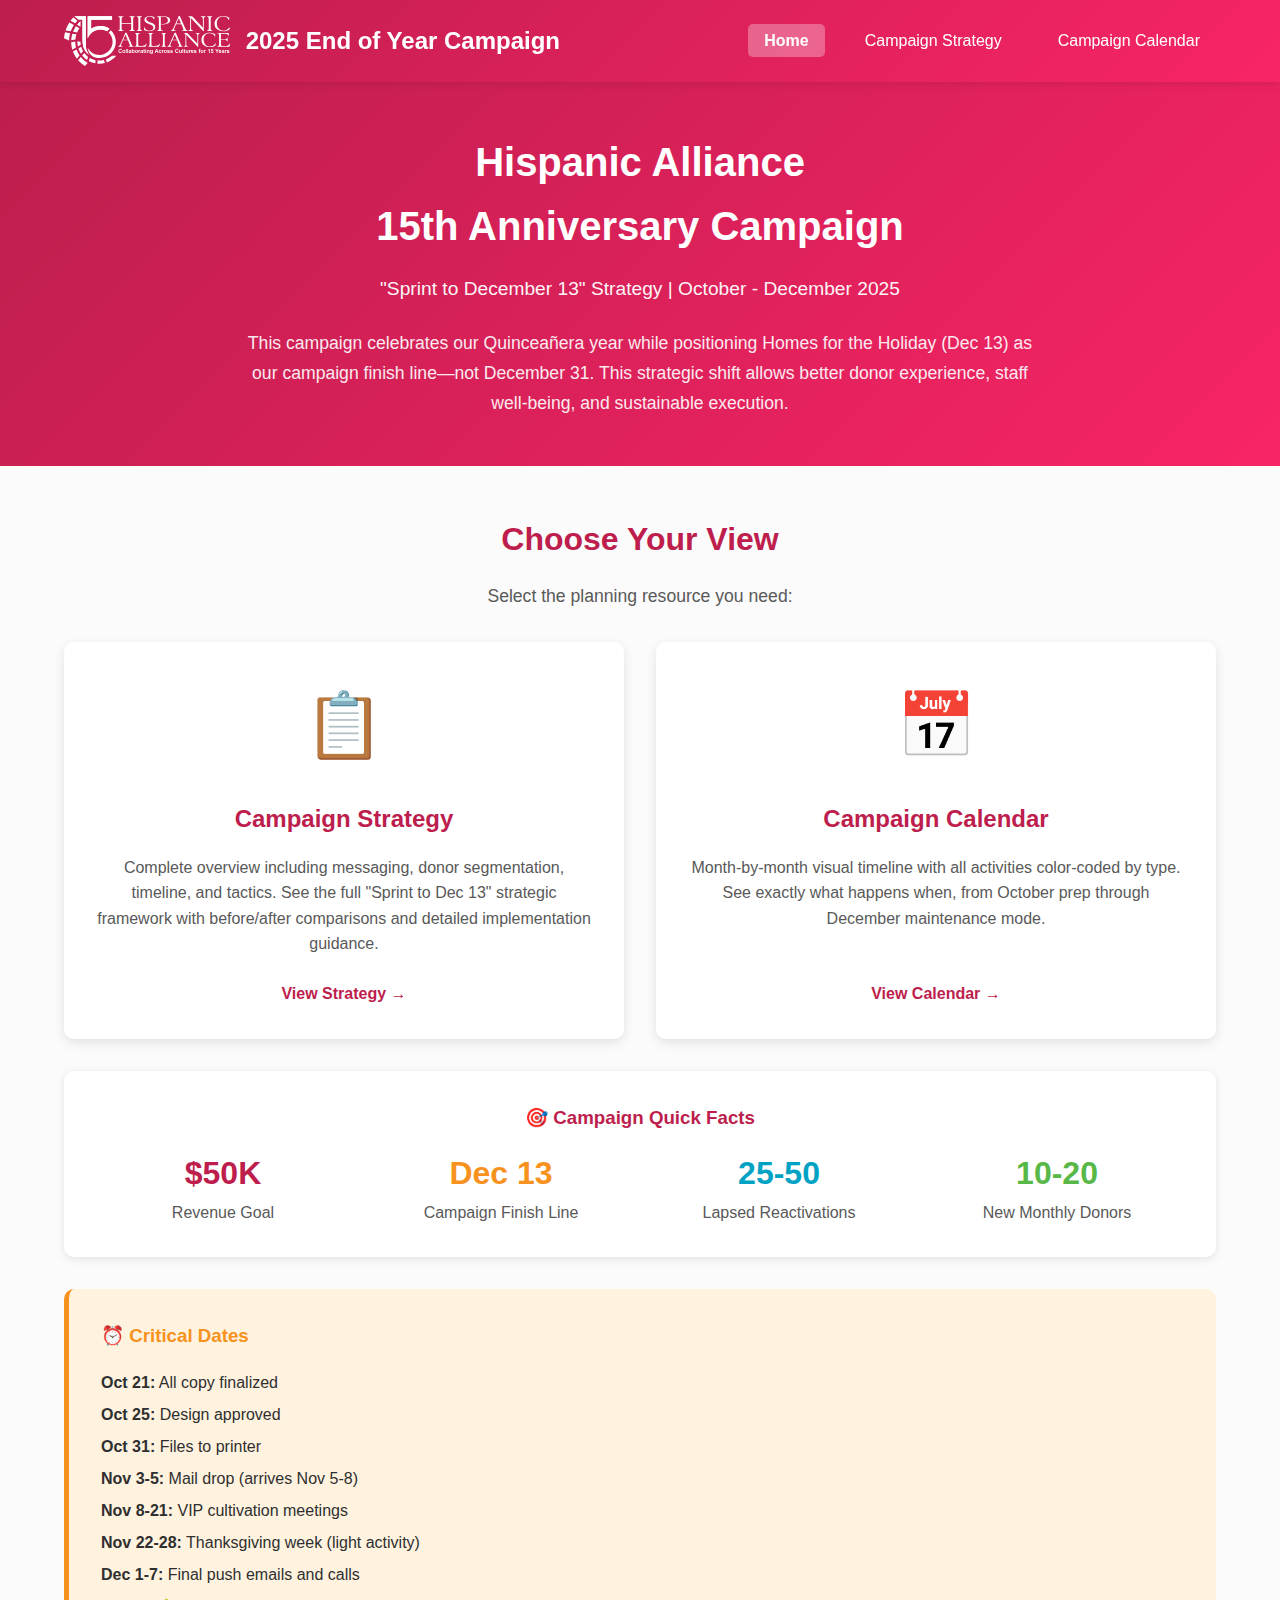
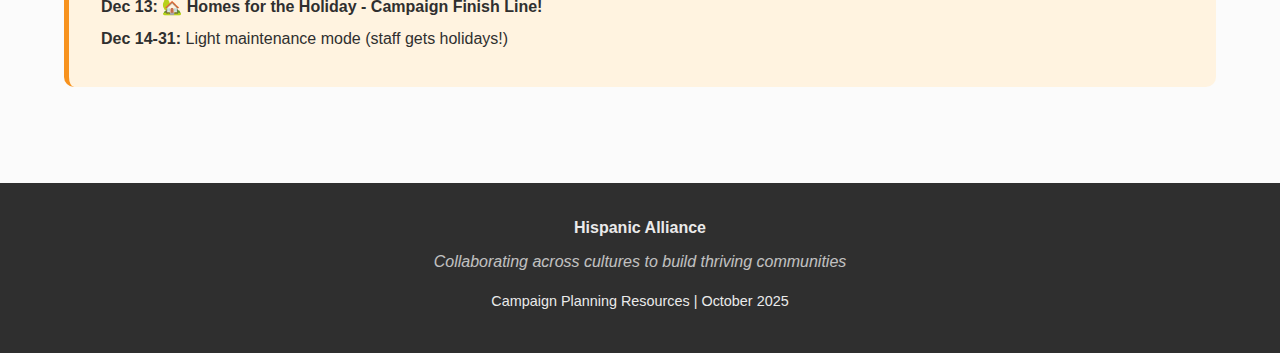
<file: index.html>
<!DOCTYPE html>
<html lang="en">
<head>
    <meta charset="UTF-8">
    <meta name="viewport" content="width=device-width, initial-scale=1.0">
    <meta name="description" content="Hispanic Alliance 15th Anniversary Year-End Campaign Planning Resources">
    <title>HA 15th Anniversary Campaign | Hispanic Alliance</title>
    <link rel="stylesheet" href="assets/css/styles.css">
    
    <!-- Open Graph / Social Media Preview -->
    <meta property="og:title" content="Hispanic Alliance 15th Anniversary Campaign">
    <meta property="og:description" content="Sprint to December 13 Strategy - Campaign planning resources for HA's Quinceañera year">
    <meta property="og:type" content="website">
</head>
<body>
    <!-- Skip to content link for accessibility -->
    <a href="#main-content" class="skip-link">Skip to main content</a>

    <!-- Navigation -->
    <nav class="main-nav" role="navigation" aria-label="Main navigation">
        <div class="nav-container">
            <div class="nav-brand">
                <img src="assets/images/15ha-mosaic-full-color-white-rgb.svg" alt="Hispanic Alliance 15th Anniversary Logo" class="logo-img">
                <div class="brand-text">
                    <span class="logo">2025 End of Year Campaign</span>
                </div>
            </div>
            <button class="nav-toggle" aria-label="Toggle navigation" aria-expanded="false">
                ☰
            </button>
            <ul class="nav-links">
                <li><a href="index.html" class="active" aria-current="page">Home</a></li>
                <li><a href="campaign-strategy.html">Campaign Strategy</a></li>
                <li><a href="campaign-calendar.html">Campaign Calendar</a></li>
            </ul>
        </div>
    </nav>

    <!-- Hero Section -->
    <header class="hero-section" id="main-content">
        <h1>Hispanic Alliance<br>15th Anniversary Campaign</h1>
        <p class="subhead">"Sprint to December 13" Strategy | October - December 2025</p>
        <p class="intro">
            This campaign celebrates our Quinceañera year while positioning Homes for the Holiday (Dec 13) as our campaign finish line—not December 31. This strategic shift allows better donor experience, staff well-being, and sustainable execution.
        </p>
    </header>

    <!-- Navigation Cards -->
    <main class="nav-cards-container">
        <section class="section-intro">
            <h2>Choose Your View</h2>
            <p style="color: #595959; font-size: 1.1rem;">Select the planning resource you need:</p>
        </section>

        <div class="nav-cards">
            <!-- Campaign Strategy Card -->
            <a href="campaign-strategy.html" class="nav-card">
                <div class="card-icon">📋</div>
                <h2>Campaign Strategy</h2>
                <p>Complete overview including messaging, donor segmentation, timeline, and tactics. See the full "Sprint to Dec 13" strategic framework with before/after comparisons and detailed implementation guidance.</p>
                <span class="card-cta">View Strategy →</span>
            </a>

            <!-- Campaign Calendar Card -->
            <a href="campaign-calendar.html" class="nav-card">
                <div class="card-icon">📅</div>
                <h2>Campaign Calendar</h2>
                <p>Month-by-month visual timeline with all activities color-coded by type. See exactly what happens when, from October prep through December maintenance mode.</p>
                <span class="card-cta">View Calendar →</span>
            </a>
        </div>

        <!-- Key Campaign Info Box -->
        <section class="mt-lg" style="background: white; padding: 2rem; border-radius: 10px; box-shadow: 0 2px 8px rgba(0,0,0,0.1);">
            <h3 style="color: #BD1E4D; margin-bottom: 1rem; text-align: center;">🎯 Campaign Quick Facts</h3>
            <div style="display: grid; grid-template-columns: repeat(auto-fit, minmax(200px, 1fr)); gap: 1.5rem; text-align: center;">
                <div>
                    <div style="font-size: 2rem; font-weight: bold; color: #BD1E4D;">$50K</div>
                    <div style="color: #595959;">Revenue Goal</div>
                </div>
                <div>
                    <div style="font-size: 2rem; font-weight: bold; color: #F7921E;">Dec 13</div>
                    <div style="color: #595959;">Campaign Finish Line</div>
                </div>
                <div>
                    <div style="font-size: 2rem; font-weight: bold; color: #01A2C4;">25-50</div>
                    <div style="color: #595959;">Lapsed Reactivations</div>
                </div>
                <div>
                    <div style="font-size: 2rem; font-weight: bold; color: #57B847;">10-20</div>
                    <div style="color: #595959;">New Monthly Donors</div>
                </div>
            </div>
        </section>

        <!-- Critical Dates -->
        <section class="mt-lg" style="background: #FFF3E0; padding: 2rem; border-radius: 10px; border-left: 5px solid #F7921E;">
            <h3 style="color: #F7921E; margin-bottom: 1rem;">⏰ Critical Dates</h3>
            <ul style="list-style: none; line-height: 2; color: #2F2F2F;">
                <li><strong>Oct 21:</strong> All copy finalized</li>
                <li><strong>Oct 25:</strong> Design approved</li>
                <li><strong>Oct 31:</strong> Files to printer</li>
                <li><strong>Nov 3-5:</strong> Mail drop (arrives Nov 5-8)</li>
                <li><strong>Nov 8-21:</strong> VIP cultivation meetings</li>
                <li><strong>Nov 22-28:</strong> Thanksgiving week (light activity)</li>
                <li><strong>Dec 1-7:</strong> Final push emails and calls</li>
                <li><strong>Dec 13:</strong> 🏡 <strong>Homes for the Holiday - Campaign Finish Line!</strong></li>
                <li><strong>Dec 14-31:</strong> Light maintenance mode (staff gets holidays!)</li>
            </ul>
        </section>
    </main>

    <!-- Footer -->
    <footer class="site-footer">
        <p><strong>Hispanic Alliance</strong></p>
        <p class="tagline">Collaborating across cultures to build thriving communities</p>
        <p style="margin-top: 1rem; font-size: 0.9rem;">Campaign Planning Resources | October 2025</p>
    </footer>

    <!-- Mobile Navigation Script -->
    <script>
        // Mobile navigation toggle
        const navToggle = document.querySelector('.nav-toggle');
        const navLinks = document.querySelector('.nav-links');
        
        if (navToggle) {
            navToggle.addEventListener('click', () => {
                const isExpanded = navToggle.getAttribute('aria-expanded') === 'true';
                navToggle.setAttribute('aria-expanded', !isExpanded);
                navLinks.classList.toggle('active');
            });
        }

        // Close mobile menu when clicking outside
        document.addEventListener('click', (e) => {
            if (navLinks && navLinks.classList.contains('active')) {
                if (!e.target.closest('.nav-container')) {
                    navLinks.classList.remove('active');
                    navToggle.setAttribute('aria-expanded', 'false');
                }
            }
        });

        // Close mobile menu when link is clicked
        const navLinkItems = document.querySelectorAll('.nav-links a');
        navLinkItems.forEach(link => {
            link.addEventListener('click', () => {
                navLinks.classList.remove('active');
                navToggle.setAttribute('aria-expanded', 'false');
            });
        });
    </script>
</body>
</html>
</file>
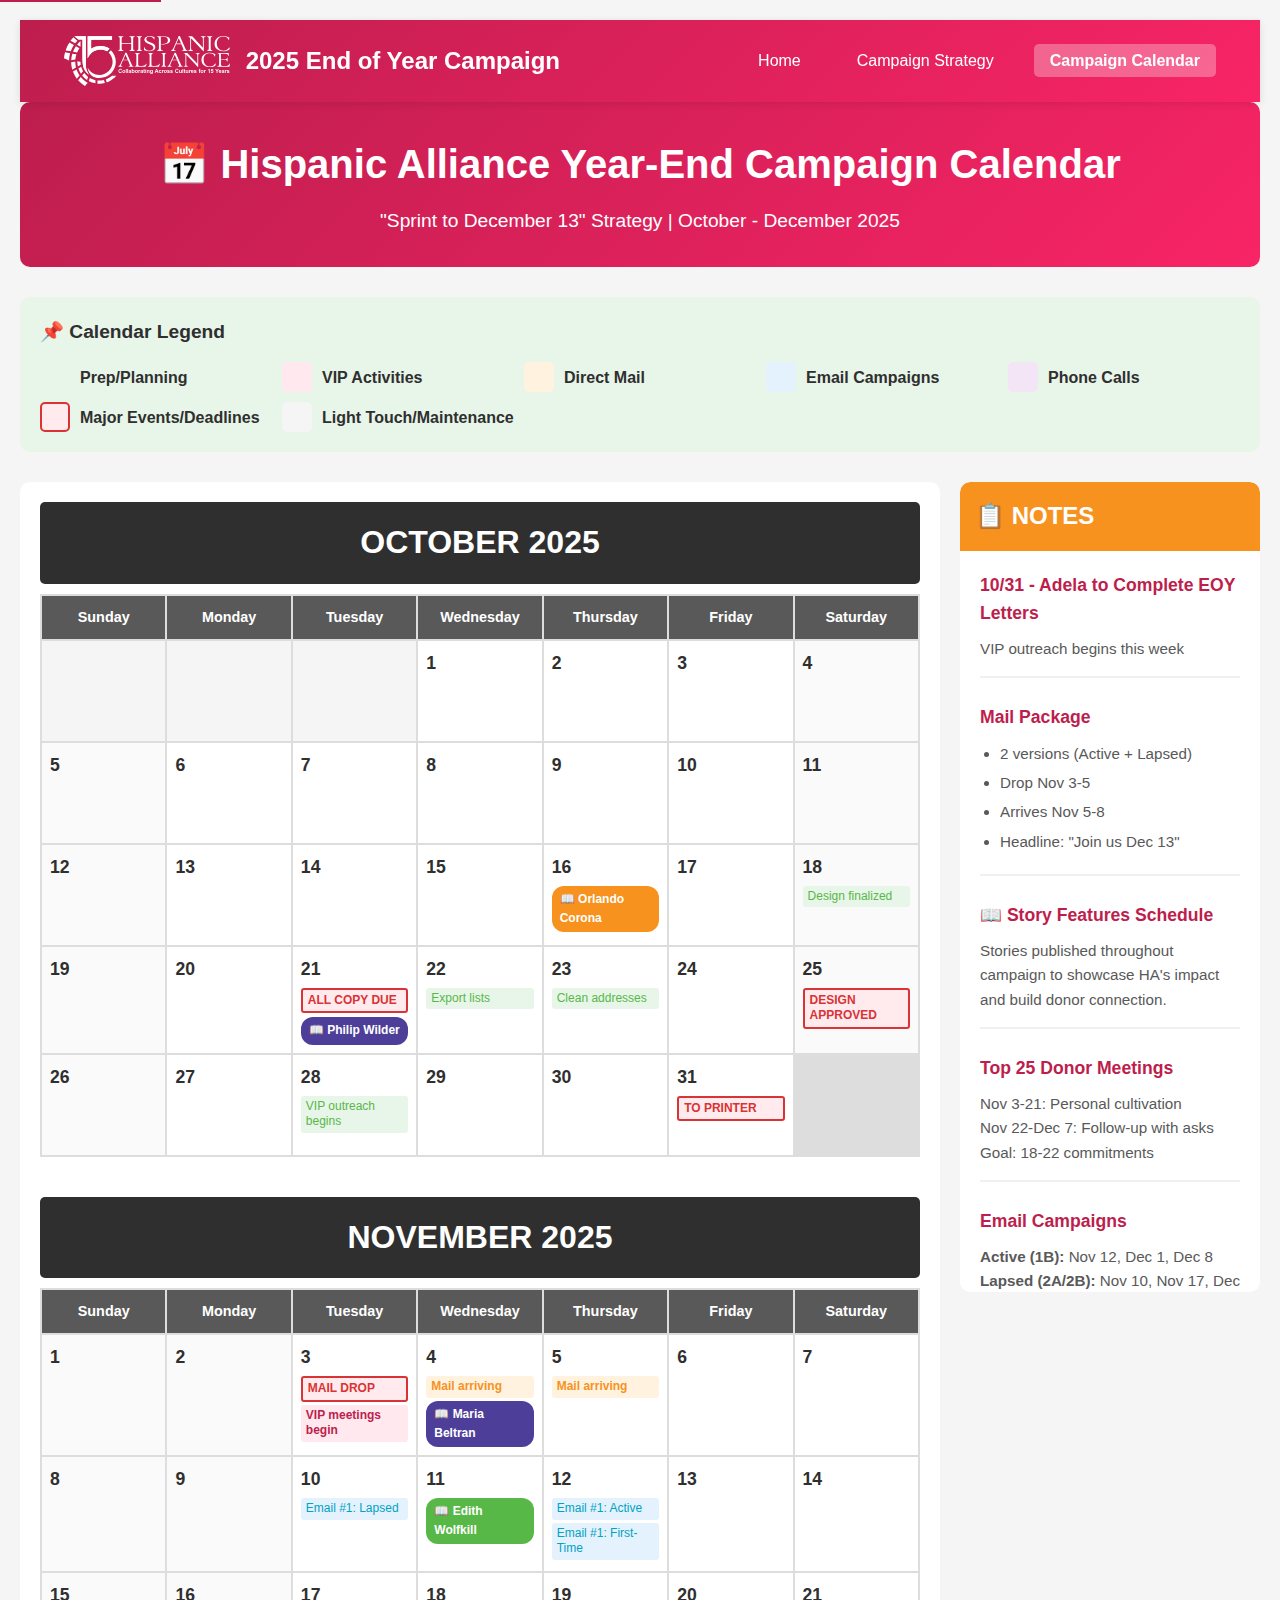
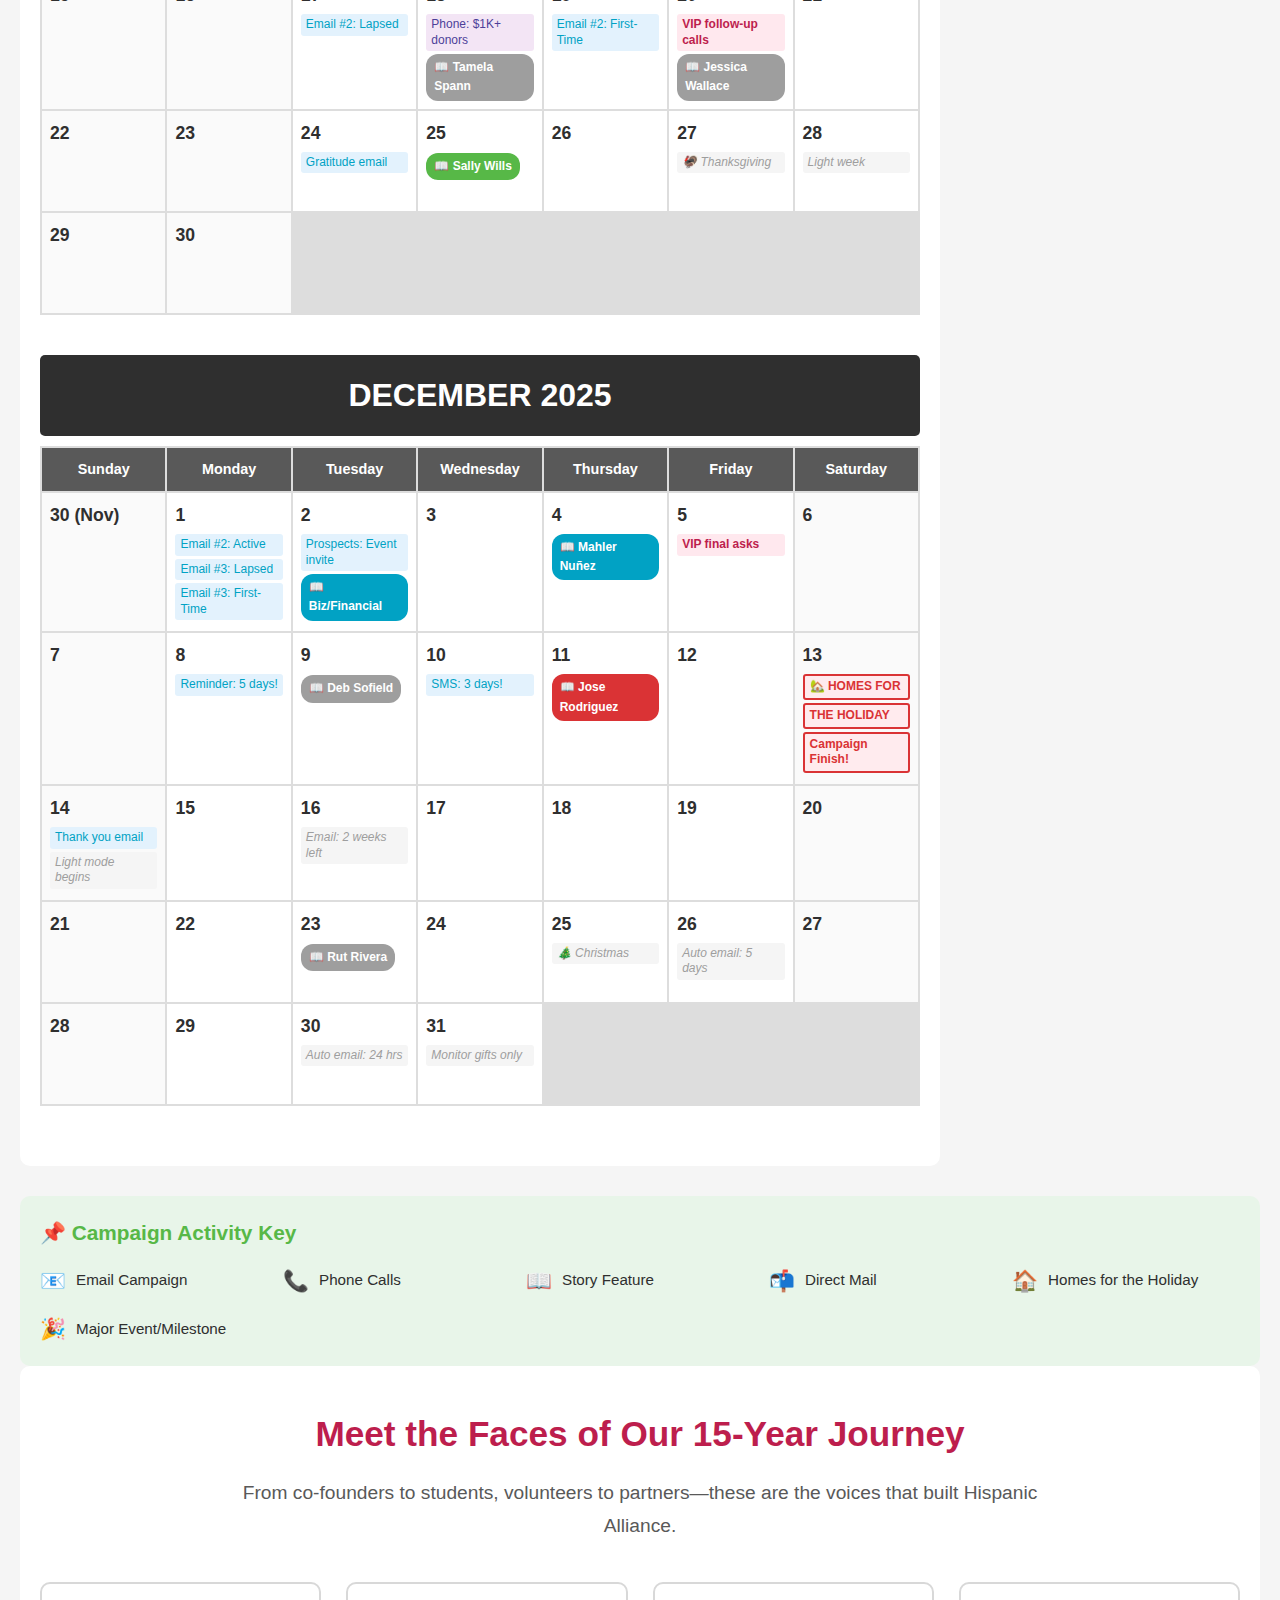
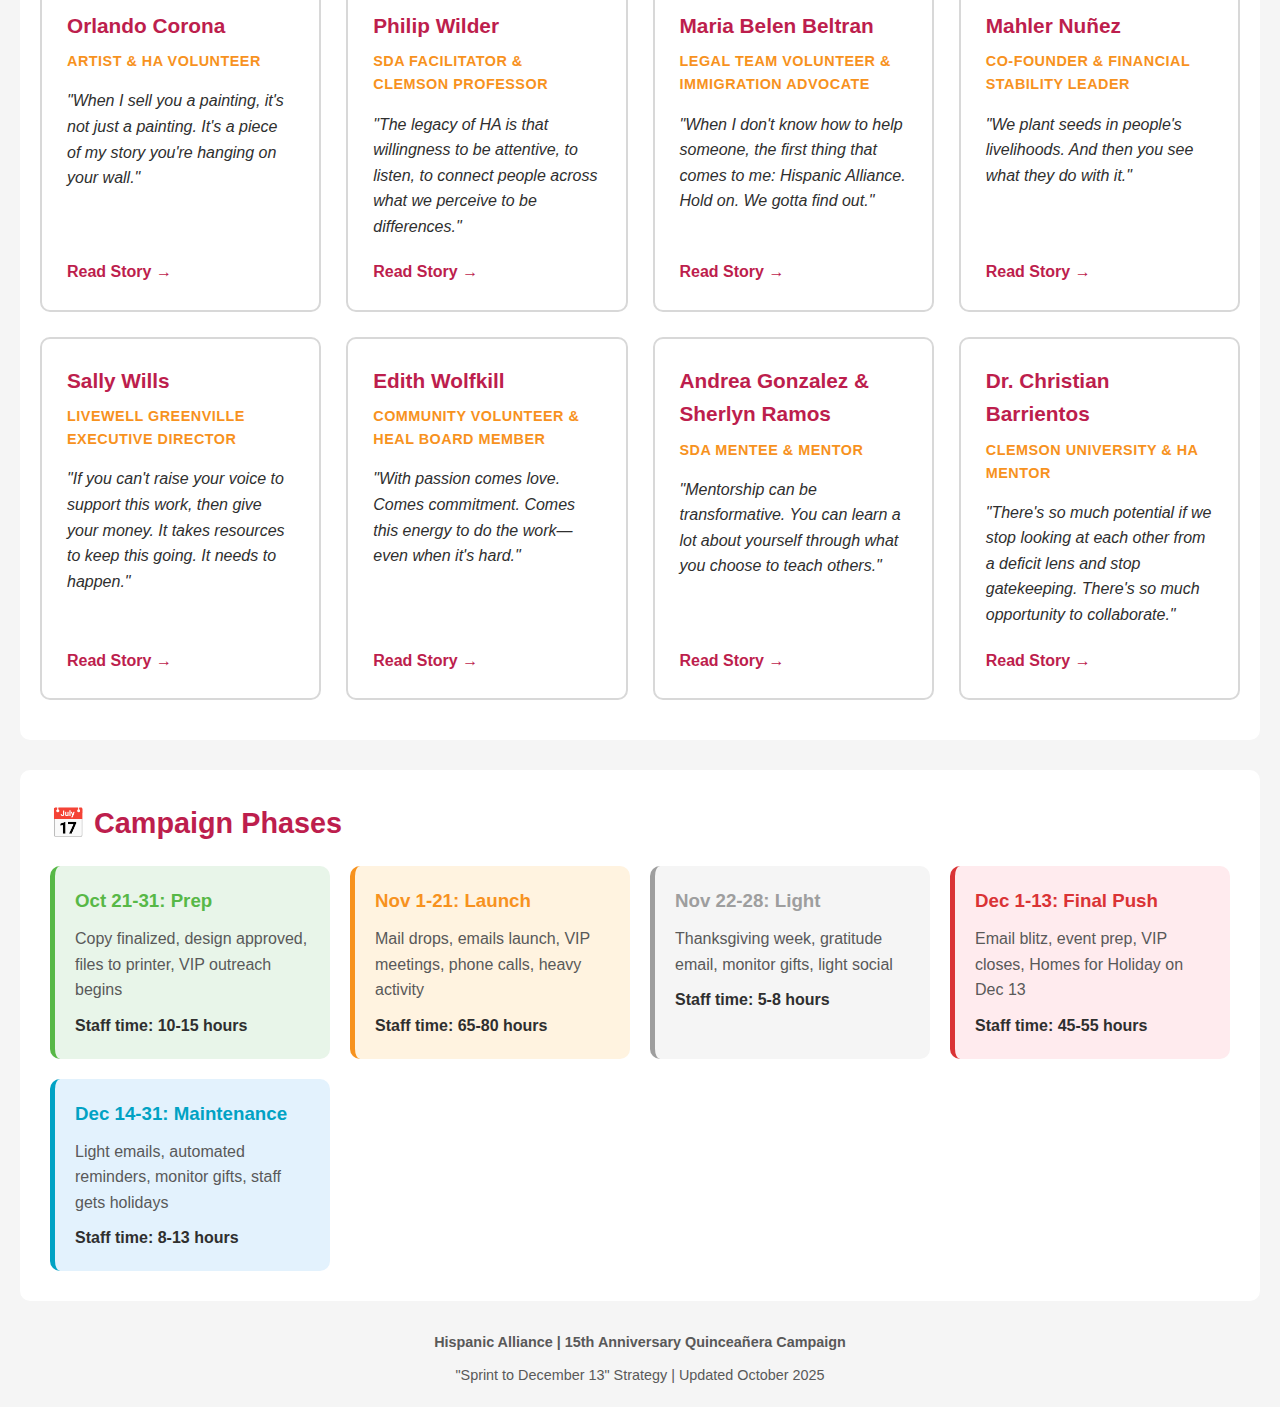
<file: campaign-calendar.html>
<!DOCTYPE html>
<html lang="en">
<head>
    <meta charset="UTF-8">
    <meta name="viewport" content="width=device-width, initial-scale=1.0">
    <title>Campaign Calendar | Hispanic Alliance 15th Anniversary</title>
    <link rel="stylesheet" href="assets/css/styles.css">
    <style>
        * {
            margin: 0;
            padding: 0;
            box-sizing: border-box;
        }
        
        body {
            font-family: Arial, sans-serif;
            padding: 20px;
            background: #f5f5f5;
        }
        
        .header {
            background: linear-gradient(135deg, #BD1E4D 0%, #F82466 100%);
            color: white;
            padding: 30px;
            border-radius: 10px;
            margin-bottom: 30px;
            text-align: center;
        }
        
        .header h1 {
            font-size: 2.5rem;
            margin-bottom: 10px;
        }
        
        .calendar-container {
            display: grid;
            grid-template-columns: 1fr 300px;
            gap: 20px;
            margin-bottom: 30px;
        }
        
        .calendar-months {
            background: white;
            padding: 20px;
            border-radius: 10px;
        }
        
        .month-block {
            margin-bottom: 40px;
        }
        
        .month-header {
            background: #2F2F2F;
            color: white;
            padding: 15px 20px;
            font-size: 2rem;
            font-weight: bold;
            border-radius: 5px;
            margin-bottom: 10px;
            text-align: center;
        }
        
        .calendar-grid {
            display: grid;
            grid-template-columns: repeat(7, 1fr);
            gap: 2px;
            background: #ddd;
            border: 2px solid #ddd;
        }
        
        .day-header {
            background: #595959;
            color: white;
            padding: 10px 5px;
            text-align: center;
            font-weight: bold;
            font-size: 0.9rem;
        }
        
        .day-cell {
            background: white;
            min-height: 100px;
            padding: 8px;
            position: relative;
        }
        
        .day-cell.empty {
            background: #f5f5f5;
        }
        
        .day-number {
            font-weight: bold;
            font-size: 1.1rem;
            margin-bottom: 5px;
            color: #2F2F2F;
        }
        
        .day-event {
            font-size: 0.75rem;
            margin-bottom: 3px;
            padding: 3px 5px;
            border-radius: 3px;
            line-height: 1.3;
        }
        
        .event-vip {
            background: #FFE8EE;
            color: #BD1E4D;
            font-weight: bold;
        }
        
        .event-mail {
            background: #FFF3E0;
            color: #F7921E;
            font-weight: bold;
        }
        
        .event-email {
            background: #E3F2FD;
            color: #01A2C4;
        }
        
        .event-phone {
            background: #F3E5F5;
            color: #4D3F99;
        }
        
        .event-major {
            background: #FFEBEE;
            color: #DA3335;
            font-weight: bold;
            border: 2px solid #DA3335;
        }
        
        .event-light {
            background: #F5F5F5;
            color: #9E9E9E;
            font-style: italic;
        }
        
        .event-prep {
            background: #E8F5E9;
            color: #57B847;
        }
        
        .weekend {
            background: #FAFAFA;
        }
        
        .notes-panel {
            background: white;
            padding: 20px;
            border-radius: 10px;
            position: sticky;
            top: 20px;
            max-height: 90vh;
            overflow-y: auto;
        }
        
        .notes-header {
            background: #F7921E;
            color: white;
            padding: 15px;
            margin: -20px -20px 20px -20px;
            border-radius: 10px 10px 0 0;
            font-size: 1.5rem;
            font-weight: bold;
        }
        
        .note-section {
            margin-bottom: 25px;
            padding-bottom: 15px;
            border-bottom: 2px solid #f0f0f0;
        }
        
        .note-section:last-child {
            border-bottom: none;
        }
        
        .note-title {
            font-weight: bold;
            color: #BD1E4D;
            margin-bottom: 10px;
            font-size: 1.1rem;
        }
        
        .note-content {
            font-size: 0.95rem;
            line-height: 1.6;
            color: #595959;
        }
        
        .note-content ul {
            margin-left: 20px;
            margin-top: 8px;
        }
        
        .note-content li {
            margin-bottom: 5px;
        }
        
        .legend {
            background: #E8F5E9;
            padding: 20px;
            border-radius: 10px;
            margin-bottom: 30px;
        }
        
        .legend-title {
            font-weight: bold;
            margin-bottom: 15px;
            font-size: 1.2rem;
            color: #2F2F2F;
        }
        
        .legend-grid {
            display: grid;
            grid-template-columns: repeat(auto-fit, minmax(200px, 1fr));
            gap: 10px;
        }
        
        .legend-item {
            display: flex;
            align-items: center;
            gap: 10px;
        }
        
        .legend-box {
            width: 30px;
            height: 30px;
            border-radius: 5px;
            flex-shrink: 0;
        }
        
        @media print {
            body {
                background: white;
            }
            .calendar-container {
                grid-template-columns: 1fr;
            }
            .notes-panel {
                page-break-before: always;
            }
        }
        
        @media (max-width: 1200px) {
            .calendar-container {
                grid-template-columns: 1fr;
            }
        }
        
        /* ----------------
           STORIES SECTION 
           ---------------- */
        .stories-section {
            background: white;
            padding: 40px 20px;
            margin-bottom: 30px;
            border-radius: 10px;
        }
        
        .stories-header {
            text-align: center;
            margin-bottom: 40px;
        }
        
        .stories-header h2 {
            color: #BD1E4D;
            font-size: 2.2rem;
            margin-bottom: 15px;
        }
        
        .stories-header p {
            color: #595959;
            font-size: 1.2rem;
            max-width: 800px;
            margin: 0 auto;
            line-height: 1.7;
        }
        
        .stories-grid {
            display: grid;
            grid-template-columns: repeat(4, 1fr);
            gap: 25px;
            max-width: 1400px;
            margin: 0 auto;
        }
        
        .story-card {
            background: white;
            border: 2px solid #D8D8D8;
            border-radius: 10px;
            padding: 25px;
            text-decoration: none;
            display: flex;
            flex-direction: column;
            transition: all 0.3s ease;
        }
        
        .story-card:hover {
            transform: translateY(-5px);
            box-shadow: 0 8px 20px rgba(0, 0, 0, 0.15);
            border-color: #BD1E4D;
        }
        
        .story-card h3 {
            color: #BD1E4D;
            font-size: 1.3rem;
            margin-bottom: 8px;
        }
        
        .story-card .role {
            color: #F7921E;
            font-size: 0.9rem;
            font-weight: bold;
            margin-bottom: 15px;
            text-transform: uppercase;
            letter-spacing: 0.5px;
        }
        
        .story-card .teaser {
            color: #2F2F2F;
            font-size: 1rem;
            line-height: 1.6;
            margin-bottom: 20px;
            flex-grow: 1;
            font-style: italic;
        }
        
        .story-card .read-more {
            color: #BD1E4D;
            font-weight: bold;
            display: inline-flex;
            align-items: center;
            gap: 8px;
            align-self: flex-start;
        }
        
        .story-card:hover .read-more {
            color: #F82466;
        }
        
        /* Story badges in calendar */
        .story-badge {
            font-size: 0.75rem;
            padding: 4px 8px;
            border-radius: 12px;
            color: white;
            font-weight: bold;
            display: inline-block;
            cursor: pointer;
            transition: all 0.2s ease;
            text-decoration: none;
        }
        
        .story-badge:hover {
            transform: scale(1.05);
            box-shadow: 0 2px 6px rgba(0, 0, 0, 0.2);
        }
        
        .story-education { background: #F7921E; }
        .story-legal { background: #4D3F99; }
        .story-health { background: #57B847; }
        .story-finance { background: #01A2C4; }
        .story-sda { background: #DA3335; }
        .story-catalyst { background: #BD1E4D; }
        .story-placeholder { background: #9E9E9E; }
        
        /* Week labels */
        .week-theme {
            display: inline-block;
            background: #BD1E4D;
            color: white;
            padding: 4px 12px;
            border-radius: 15px;
            font-size: 0.8rem;
            font-weight: bold;
            margin-left: 10px;
        }
        
        .week-theme.founders { background: #BD1E4D; }
        .week-theme.volunteers { background: #F7921E; }
        .week-theme.next-gen { background: #1C4894; }
        .week-theme.final-push { background: #FDBB36; color: #2F2F2F; }
        
        /* Legend section */
        .calendar-legend {
            background: #E8F5E9;
            padding: 20px;
            border-radius: 10px;
            margin-top: 30px;
        }
        
        .calendar-legend h3 {
            color: #57B847;
            margin-bottom: 15px;
            font-size: 1.3rem;
        }
        
        .legend-items {
            display: grid;
            grid-template-columns: repeat(auto-fit, minmax(200px, 1fr));
            gap: 15px;
        }
        
        .legend-items .legend-item {
            display: flex;
            align-items: center;
            gap: 10px;
            font-size: 0.95rem;
        }
        
        .legend-items .legend-item span:first-child {
            font-size: 1.3rem;
        }
        
        /* Responsive adjustments */
        @media (max-width: 1200px) {
            .stories-grid {
                grid-template-columns: repeat(2, 1fr);
            }
        }
        
        @media (max-width: 768px) {
            .stories-grid {
                grid-template-columns: 1fr;
            }
            
            .stories-header h2 {
                font-size: 1.8rem;
            }
            
            .stories-header p {
                font-size: 1rem;
            }
            
            .story-badge {
                font-size: 0.7rem;
                padding: 3px 6px;
            }
            
            /* Show only icon on mobile */
            .story-badge .story-name {
                display: none;
            }
        }
    </style>
</head>
<body>
    <!-- Skip to content link for accessibility -->
    <a href="#main-content" class="skip-link">Skip to main content</a>

    <!-- Navigation -->
    <nav class="main-nav" role="navigation" aria-label="Main navigation">
        <div class="nav-container">
            <div class="nav-brand">
                <img src="assets/images/15ha-mosaic-full-color-white-rgb.svg" alt="Hispanic Alliance 15th Anniversary Logo" class="logo-img">
                <div class="brand-text">
                    <span class="logo">2025 End of Year Campaign</span>
                </div>
            </div>
            <button class="nav-toggle" aria-label="Toggle navigation" aria-expanded="false">
                ☰
            </button>
            <ul class="nav-links">
                <li><a href="index.html">Home</a></li>
                <li><a href="campaign-strategy.html">Campaign Strategy</a></li>
                <li><a href="campaign-calendar.html" class="active" aria-current="page">Campaign Calendar</a></li>
            </ul>
        </div>
    </nav>

    <div id="main-content"></div>

    <div class="header">
        <h1>📅 Hispanic Alliance Year-End Campaign Calendar</h1>
        <p style="font-size: 1.2rem; margin-top: 10px;">"Sprint to December 13" Strategy | October - December 2025</p>
    </div>

    <div class="legend">
        <div class="legend-title">📌 Calendar Legend</div>
        <div class="legend-grid">
            <div class="legend-item">
                <div class="legend-box event-prep"></div>
                <span><strong>Prep/Planning</strong></span>
            </div>
            <div class="legend-item">
                <div class="legend-box event-vip"></div>
                <span><strong>VIP Activities</strong></span>
            </div>
            <div class="legend-item">
                <div class="legend-box event-mail"></div>
                <span><strong>Direct Mail</strong></span>
            </div>
            <div class="legend-item">
                <div class="legend-box event-email"></div>
                <span><strong>Email Campaigns</strong></span>
            </div>
            <div class="legend-item">
                <div class="legend-box event-phone"></div>
                <span><strong>Phone Calls</strong></span>
            </div>
            <div class="legend-item">
                <div class="legend-box event-major"></div>
                <span><strong>Major Events/Deadlines</strong></span>
            </div>
            <div class="legend-item">
                <div class="legend-box event-light"></div>
                <span><strong>Light Touch/Maintenance</strong></span>
            </div>
        </div>
    </div>


    <div class="calendar-container">
        <!-- CALENDAR MONTHS -->
        <div class="calendar-months">
            
            <!-- OCTOBER 2025 -->
            <div class="month-block">
                <div class="month-header">OCTOBER 2025</div>
                <div class="calendar-grid">
                    <!-- Headers -->
                    <div class="day-header">Sunday</div>
                    <div class="day-header">Monday</div>
                    <div class="day-header">Tuesday</div>
                    <div class="day-header">Wednesday</div>
                    <div class="day-header">Thursday</div>
                    <div class="day-header">Friday</div>
                    <div class="day-header">Saturday</div>
                    
                    <!-- Empty days before month starts (Oct 1 is Wednesday) -->
                    <div class="day-cell empty"></div>
                    <div class="day-cell empty"></div>
                    <div class="day-cell empty"></div>
                    
                    <!-- October 1-4 -->
                    <div class="day-cell">
                        <div class="day-number">1</div>
                    </div>
                    <div class="day-cell">
                        <div class="day-number">2</div>
                    </div>
                    <div class="day-cell">
                        <div class="day-number">3</div>
                    </div>
                    <div class="day-cell weekend">
                        <div class="day-number">4</div>
                    </div>
                    
                    <!-- Oct 5-11 -->
                    <div class="day-cell weekend">
                        <div class="day-number">5</div>
                    </div>
                    <div class="day-cell">
                        <div class="day-number">6</div>
                    </div>
                    <div class="day-cell">
                        <div class="day-number">7</div>
                    </div>
                    <div class="day-cell">
                        <div class="day-number">8</div>
                    </div>
                    <div class="day-cell">
                        <div class="day-number">9</div>
                    </div>
                    <div class="day-cell">
                        <div class="day-number">10</div>
                    </div>
                    <div class="day-cell weekend">
                        <div class="day-number">11</div>
                    </div>
                    
                    <!-- Oct 12-18 -->
                    <div class="day-cell weekend">
                        <div class="day-number">12</div>
                    </div>
                    <div class="day-cell">
                        <div class="day-number">13</div>
                    </div>
                    <div class="day-cell">
                        <div class="day-number">14</div>
                    </div>
                    <div class="day-cell">
                        <div class="day-number">15</div>
                    </div>
                    <div class="day-cell">
                        <div class="day-number">16</div>
                        <a href="/stories/orlando-corona" class="story-badge story-education" aria-label="Story feature: Orlando Corona">📖 <span class="story-name">Orlando Corona</span></a>
                    </div>
                    <div class="day-cell">
                        <div class="day-number">17</div>
                    </div>
                    <div class="day-cell weekend">
                        <div class="day-number">18</div>
                        <div class="day-event event-prep">Design finalized</div>
                    </div>
                    
                    <!-- Oct 19-25 -->
                    <div class="day-cell weekend">
                        <div class="day-number">19</div>
                    </div>
                    <div class="day-cell">
                        <div class="day-number">20</div>
                    </div>
                    <div class="day-cell">
                        <div class="day-number">21</div>
                        <div class="day-event event-major">ALL COPY DUE</div>
                        <a href="/stories/philip-wilder" class="story-badge story-legal" aria-label="Story feature: Philip Wilder">📖 <span class="story-name">Philip Wilder</span></a>
                    </div>
                    <div class="day-cell">
                        <div class="day-number">22</div>
                        <div class="day-event event-prep">Export lists</div>
                    </div>
                    <div class="day-cell">
                        <div class="day-number">23</div>
                        <div class="day-event event-prep">Clean addresses</div>
                    </div>
                    <div class="day-cell">
                        <div class="day-number">24</div>
                    </div>
                    <div class="day-cell weekend">
                        <div class="day-number">25</div>
                        <div class="day-event event-major">DESIGN APPROVED</div>
                    </div>
                    
                    <!-- Oct 26-31 -->
                    <div class="day-cell weekend">
                        <div class="day-number">26</div>
                    </div>
                    <div class="day-cell">
                        <div class="day-number">27</div>
                    </div>
                    <div class="day-cell">
                        <div class="day-number">28</div>
                        <div class="day-event event-prep">VIP outreach begins</div>
                    </div>
                    <div class="day-cell">
                        <div class="day-number">29</div>
                    </div>
                    <div class="day-cell">
                        <div class="day-number">30</div>
                    </div>
                    <div class="day-cell">
                        <div class="day-number">31</div>
                        <div class="day-event event-major">TO PRINTER</div>
                    </div>
                </div>
            </div>

            <!-- NOVEMBER 2025 -->
            <div class="month-block">
                <div class="month-header">NOVEMBER 2025</div>
                <div class="calendar-grid">
                    <!-- Headers -->
                    <div class="day-header">Sunday</div>
                    <div class="day-header">Monday</div>
                    <div class="day-header">Tuesday</div>
                    <div class="day-header">Wednesday</div>
                    <div class="day-header">Thursday</div>
                    <div class="day-header">Friday</div>
                    <div class="day-header">Saturday</div>
                    
                    <!-- Nov 1 is Saturday -->
                    <div class="day-cell weekend">
                        <div class="day-number">1</div>
                    </div>
                    
                    <!-- Nov 2-8 -->
                    <div class="day-cell weekend">
                        <div class="day-number">2</div>
                    </div>
                    <div class="day-cell">
                        <div class="day-number">3</div>
                        <div class="day-event event-major">MAIL DROP</div>
                        <div class="day-event event-vip">VIP meetings begin</div>
                    </div>
                    <div class="day-cell">
                        <div class="day-number">4</div>
                        <div class="day-event event-mail">Mail arriving</div>
                        <a href="/stories/maria-belen-beltran" class="story-badge story-legal" aria-label="Story feature: Maria Beltran">📖 <span class="story-name">Maria Beltran</span></a>
                    </div>
                    <div class="day-cell">
                        <div class="day-number">5</div>
                        <div class="day-event event-mail">Mail arriving</div>
                    </div>
                    <div class="day-cell">
                        <div class="day-number">6</div>
                    </div>
                    <div class="day-cell">
                        <div class="day-number">7</div>
                    </div>
                    <div class="day-cell weekend">
                        <div class="day-number">8</div>
                    </div>
                    
                    <!-- Nov 9-15 -->
                    <div class="day-cell weekend">
                        <div class="day-number">9</div>
                    </div>
                    <div class="day-cell">
                        <div class="day-number">10</div>
                        <div class="day-event event-email">Email #1: Lapsed</div>
                    </div>
                    <div class="day-cell">
                        <div class="day-number">11</div>
                        <a href="/stories/edith-wolfkill" class="story-badge story-health" aria-label="Story feature: Edith Wolfkill">📖 <span class="story-name">Edith Wolfkill</span></a>
                    </div>
                    <div class="day-cell">
                        <div class="day-number">12</div>
                        <div class="day-event event-email">Email #1: Active</div>
                        <div class="day-event event-email">Email #1: First-Time</div>
                    </div>
                    <div class="day-cell">
                        <div class="day-number">13</div>
                    </div>
                    <div class="day-cell">
                        <div class="day-number">14</div>
                    </div>
                    <div class="day-cell weekend">
                        <div class="day-number">15</div>
                    </div>
                    
                    <!-- Nov 16-22 -->
                    <div class="day-cell weekend">
                        <div class="day-number">16</div>
                    </div>
                    <div class="day-cell">
                        <div class="day-number">17</div>
                        <div class="day-event event-email">Email #2: Lapsed</div>
                    </div>
                    <div class="day-cell">
                        <div class="day-number">18</div>
                        <div class="day-event event-phone">Phone: $1K+ donors</div>
                        <a href="/stories/tamela-spann" class="story-badge story-placeholder" aria-label="Story feature: Tamela Spann">📖 <span class="story-name">Tamela Spann</span></a>
                    </div>
                    <div class="day-cell">
                        <div class="day-number">19</div>
                        <div class="day-event event-email">Email #2: First-Time</div>
                    </div>
                    <div class="day-cell">
                        <div class="day-number">20</div>
                        <div class="day-event event-vip">VIP follow-up calls</div>
                        <a href="/stories/jessica-wallace" class="story-badge story-placeholder" aria-label="Story feature: Jessica Wallace">📖 <span class="story-name">Jessica Wallace</span></a>
                    </div>
                    <div class="day-cell">
                        <div class="day-number">21</div>
                    </div>
                    <div class="day-cell weekend">
                        <div class="day-number">22</div>
                    </div>
                    
                    <!-- Nov 23-29 -->
                    <div class="day-cell weekend">
                        <div class="day-number">23</div>
                    </div>
                    <div class="day-cell">
                        <div class="day-number">24</div>
                        <div class="day-event event-email">Gratitude email</div>
                    </div>
                    <div class="day-cell">
                        <div class="day-number">25</div>
                        <a href="/stories/sally-wills" class="story-badge story-health" aria-label="Story feature: Sally Wills">📖 <span class="story-name">Sally Wills</span></a>
                    </div>
                    <div class="day-cell">
                        <div class="day-number">26</div>
                    </div>
                    <div class="day-cell">
                        <div class="day-number">27</div>
                        <div class="day-event event-light">🦃 Thanksgiving</div>
                    </div>
                    <div class="day-cell">
                        <div class="day-number">28</div>
                        <div class="day-event event-light">Light week</div>
                    </div>
                    <div class="day-cell weekend">
                        <div class="day-number">29</div>
                    </div>
                    
                    <!-- Nov 30 -->
                    <div class="day-cell weekend">
                        <div class="day-number">30</div>
                    </div>
                </div>
            </div>

            <!-- DECEMBER 2025 -->
            <div class="month-block">
                <div class="month-header">DECEMBER 2025</div>
                <div class="calendar-grid">
                    <!-- Headers -->
                    <div class="day-header">Sunday</div>
                    <div class="day-header">Monday</div>
                    <div class="day-header">Tuesday</div>
                    <div class="day-header">Wednesday</div>
                    <div class="day-header">Thursday</div>
                    <div class="day-header">Friday</div>
                    <div class="day-header">Saturday</div>
                    
                    <!-- Dec 1 is Monday -->
                    <div class="day-cell weekend">
                        <div class="day-number">30 (Nov)</div>
                    </div>
                    <div class="day-cell">
                        <div class="day-number">1</div>
                        <div class="day-event event-email">Email #2: Active</div>
                        <div class="day-event event-email">Email #3: Lapsed</div>
                        <div class="day-event event-email">Email #3: First-Time</div>
                    </div>
                    <div class="day-cell">
                        <div class="day-number">2</div>
                        <div class="day-event event-email">Prospects: Event invite</div>
                        <a href="/stories/business-financial" class="story-badge story-finance" aria-label="Story feature: Business & Financial">📖 <span class="story-name">Biz/Financial</span></a>
                    </div>
                    <div class="day-cell">
                        <div class="day-number">3</div>
                    </div>
                    <div class="day-cell">
                        <div class="day-number">4</div>
                        <a href="/stories/mahler-nunez" class="story-badge story-finance" aria-label="Story feature: Mahler Nuñez">📖 <span class="story-name">Mahler Nuñez</span></a>
                    </div>
                    <div class="day-cell">
                        <div class="day-number">5</div>
                        <div class="day-event event-vip">VIP final asks</div>
                    </div>
                    <div class="day-cell weekend">
                        <div class="day-number">6</div>
                    </div>
                    
                    <!-- Dec 7-13 -->
                    <div class="day-cell weekend">
                        <div class="day-number">7</div>
                    </div>
                    <div class="day-cell">
                        <div class="day-number">8</div>
                        <div class="day-event event-email">Reminder: 5 days!</div>
                    </div>
                    <div class="day-cell">
                        <div class="day-number">9</div>
                        <a href="/stories/deb-sofield" class="story-badge story-placeholder" aria-label="Story feature: Deb Sofield">📖 <span class="story-name">Deb Sofield</span></a>
                    </div>
                    <div class="day-cell">
                        <div class="day-number">10</div>
                        <div class="day-event event-email">SMS: 3 days!</div>
                    </div>
                    <div class="day-cell">
                        <div class="day-number">11</div>
                        <a href="/stories/jose-daniel-rodriguez" class="story-badge story-sda" aria-label="Story feature: Jose Daniel Rodriguez">📖 <span class="story-name">Jose Rodriguez</span></a>
                    </div>
                    <div class="day-cell">
                        <div class="day-number">12</div>
                    </div>
                    <div class="day-cell weekend">
                        <div class="day-number">13</div>
                        <div class="day-event event-major">🏡 HOMES FOR</div>
                        <div class="day-event event-major">THE HOLIDAY</div>
                        <div class="day-event event-major">Campaign Finish!</div>
                    </div>
                    
                    <!-- Dec 14-20 -->
                    <div class="day-cell weekend">
                        <div class="day-number">14</div>
                        <div class="day-event event-email">Thank you email</div>
                        <div class="day-event event-light">Light mode begins</div>
                    </div>
                    <div class="day-cell">
                        <div class="day-number">15</div>
                    </div>
                    <div class="day-cell">
                        <div class="day-number">16</div>
                        <div class="day-event event-light">Email: 2 weeks left</div>
                    </div>
                    <div class="day-cell">
                        <div class="day-number">17</div>
                    </div>
                    <div class="day-cell">
                        <div class="day-number">18</div>
                    </div>
                    <div class="day-cell">
                        <div class="day-number">19</div>
                    </div>
                    <div class="day-cell weekend">
                        <div class="day-number">20</div>
                    </div>
                    
                    <!-- Dec 21-27 -->
                    <div class="day-cell weekend">
                        <div class="day-number">21</div>
                    </div>
                    <div class="day-cell">
                        <div class="day-number">22</div>
                    </div>
                    <div class="day-cell">
                        <div class="day-number">23</div>
                        <a href="/stories/rut-rivera" class="story-badge story-placeholder" aria-label="Story feature: Rut Rivera">📖 <span class="story-name">Rut Rivera</span></a>
                    </div>
                    <div class="day-cell">
                        <div class="day-number">24</div>
                    </div>
                    <div class="day-cell">
                        <div class="day-number">25</div>
                        <div class="day-event event-light">🎄 Christmas</div>
                    </div>
                    <div class="day-cell">
                        <div class="day-number">26</div>
                        <div class="day-event event-light">Auto email: 5 days</div>
                    </div>
                    <div class="day-cell weekend">
                        <div class="day-number">27</div>
                    </div>
                    
                    <!-- Dec 28-31 -->
                    <div class="day-cell weekend">
                        <div class="day-number">28</div>
                    </div>
                    <div class="day-cell">
                        <div class="day-number">29</div>
                    </div>
                    <div class="day-cell">
                        <div class="day-number">30</div>
                        <div class="day-event event-light">Auto email: 24 hrs</div>
                    </div>
                    <div class="day-cell">
                        <div class="day-number">31</div>
                        <div class="day-event event-light">Monitor gifts only</div>
                    </div>
                </div>
            </div>
        </div>

        <!-- NOTES PANEL -->
        <div class="notes-panel">
            <div class="notes-header">📋 NOTES</div>
            
            <div class="note-section">
                <div class="note-title">10/31 - Adela to Complete EOY Letters</div>
                <div class="note-content">
                    VIP outreach begins this week
                </div>
            </div>
            
            <div class="note-section">
                <div class="note-title">Mail Package</div>
                <div class="note-content">
                    <ul>
                        <li>2 versions (Active + Lapsed)</li>
                        <li>Drop Nov 3-5</li>
                        <li>Arrives Nov 5-8</li>
                        <li>Headline: "Join us Dec 13"</li>
                    </ul>
                </div>
            </div>
            
            <div class="note-section">
                <div class="note-title">📖 Story Features Schedule</div>
                <div class="note-content">
                    Stories published throughout campaign to showcase HA's impact and build donor connection.
                </div>
            </div>
            
            <div class="note-section">
                <div class="note-title">Top 25 Donor Meetings</div>
                <div class="note-content">
                    Nov 3-21: Personal cultivation<br>
                    Nov 22-Dec 7: Follow-up with asks<br>
                    Goal: 18-22 commitments
                </div>
            </div>
            
            <div class="note-section">
                <div class="note-title">Email Campaigns</div>
                <div class="note-content">
                    <strong>Active (1B):</strong> Nov 12, Dec 1, Dec 8<br>
                    <strong>Lapsed (2A/2B):</strong> Nov 10, Nov 17, Dec 1<br>
                    <strong>First-Time (1C):</strong> Nov 12, Nov 19, Dec 1<br>
                    <strong>All:</strong> Promote Dec 13 event
                </div>
            </div>
            
            <div class="note-section">
                <div class="note-title">🏡 Dec 13: Homes for the Holiday</div>
                <div class="note-content">
                    <strong>This is the campaign FINISH LINE!</strong>
                    <ul>
                        <li>VIP early access (5-6pm)</li>
                        <li>Announce campaign results</li>
                        <li>On-site giving stations</li>
                        <li>Celebrate 15 years together</li>
                    </ul>
                </div>
            </div>
            
            <div class="note-section">
                <div class="note-title">Messaging Shift</div>
                <div class="note-content">
                    <strong>OLD:</strong> "Give by Dec 31"<br>
                    <strong>NEW:</strong> "Give by Dec 13 and celebrate with us!"<br><br>
                    Dec 14-31 = bonus window (light touch only)
                </div>
            </div>
            
            <div class="note-section">
                <div class="note-title">Story-Themed Weeks</div>
                <div class="note-content">
                    <strong>Nov 8-14:</strong> Founders Week<br>
                    <strong>Nov 15-21:</strong> Volunteer Spotlight<br>
                    <strong>Nov 22-30:</strong> Next Generation<br>
                    <strong>Dec 1-7:</strong> Final Push
                </div>
            </div>
            
            <div class="note-section">
                <div class="note-title">Staff Workload</div>
                <div class="note-content">
                    <strong>Heavy weeks:</strong> Nov 3-21, Dec 1-13<br>
                    <strong>Light weeks:</strong> Nov 22-28, Dec 14-31<br>
                    <strong>Total savings:</strong> 20-26 hours vs old timeline
                </div>
            </div>
            
            <div class="note-section">
                <div class="note-title">Revenue Projection</div>
                <div class="note-content">
                    <strong>By Dec 13:</strong> $35K-$40K (70-80%)<br>
                    <strong>Dec 14-31:</strong> $5K-$10K (bonus)<br>
                    <strong>TOTAL:</strong> $40K-$50K
                </div>
            </div>
            
            <div class="note-section">
                <div class="note-title">⚠️ Critical Deadlines</div>
                <div class="note-content">
                    <strong>Oct 21:</strong> All copy finalized<br>
                    <strong>Oct 25:</strong> Design approved<br>
                    <strong>Oct 31:</strong> Files to printer<br>
                    <strong>Nov 3-5:</strong> Mail drop<br>
                    <strong>Dec 13:</strong> EVENT DAY
                </div>
            </div>
        </div>
    </div>

    <!-- CALENDAR LEGEND / KEY -->
    <div class="calendar-legend">
        <h3>📌 Campaign Activity Key</h3>
        <div class="legend-items">
            <div class="legend-item">
                <span>📧</span>
                <span>Email Campaign</span>
            </div>
            <div class="legend-item">
                <span>📞</span>
                <span>Phone Calls</span>
            </div>
            <div class="legend-item">
                <span>📖</span>
                <span>Story Feature</span>
            </div>
            <div class="legend-item">
                <span>📬</span>
                <span>Direct Mail</span>
            </div>
            <div class="legend-item">
                <span>🏠</span>
                <span>Homes for the Holiday</span>
            </div>
            <div class="legend-item">
                <span>🎉</span>
                <span>Major Event/Milestone</span>
            </div>
        </div>
    </div>


        <!-- STORIES SECTION -->
        <div class="stories-section">
            <div class="stories-header">
                <h2>Meet the Faces of Our 15-Year Journey</h2>
                <p>From co-founders to students, volunteers to partners—these are the voices that built Hispanic Alliance.</p>
            </div>
            
            <div class="stories-grid">
                <!-- Story Card 1: Orlando Corona -->
                <a href="/stories/orlando-corona" class="story-card" aria-label="Read Orlando Corona's story">
                    <h3>Orlando Corona</h3>
                    <div class="role">Artist & HA Volunteer</div>
                    <p class="teaser">"When I sell you a painting, it's not just a painting. It's a piece of my story you're hanging on your wall."</p>
                    <span class="read-more">Read Story →</span>
                </a>
                
                <!-- Story Card 2: Philip Wilder -->
                <a href="/stories/philip-wilder" class="story-card" aria-label="Read Philip Wilder's story">
                    <h3>Philip Wilder</h3>
                    <div class="role">SDA Facilitator & Clemson Professor</div>
                    <p class="teaser">"The legacy of HA is that willingness to be attentive, to listen, to connect people across what we perceive to be differences."</p>
                    <span class="read-more">Read Story →</span>
                </a>
                
                <!-- Story Card 3: Maria Belen Beltran -->
                <a href="/stories/maria-belen-beltran" class="story-card" aria-label="Read Maria Belen Beltran's story">
                    <h3>Maria Belen Beltran</h3>
                    <div class="role">Legal Team Volunteer & Immigration Advocate</div>
                    <p class="teaser">"When I don't know how to help someone, the first thing that comes to me: Hispanic Alliance. Hold on. We gotta find out."</p>
                    <span class="read-more">Read Story →</span>
                </a>
                
                <!-- Story Card 4: Mahler Nuñez -->
                <a href="/stories/mahler-nunez" class="story-card" aria-label="Read Mahler Nuñez's story">
                    <h3>Mahler Nuñez</h3>
                    <div class="role">Co-Founder & Financial Stability Leader</div>
                    <p class="teaser">"We plant seeds in people's livelihoods. And then you see what they do with it."</p>
                    <span class="read-more">Read Story →</span>
                </a>
                
                <!-- Story Card 5: Sally Wills -->
                <a href="/stories/sally-wills" class="story-card" aria-label="Read Sally Wills's story">
                    <h3>Sally Wills</h3>
                    <div class="role">LiveWell Greenville Executive Director</div>
                    <p class="teaser">"If you can't raise your voice to support this work, then give your money. It takes resources to keep this going. It needs to happen."</p>
                    <span class="read-more">Read Story →</span>
                </a>
                
                <!-- Story Card 6: Edith Wolfkill -->
                <a href="/stories/edith-wolfkill" class="story-card" aria-label="Read Edith Wolfkill's story">
                    <h3>Edith Wolfkill</h3>
                    <div class="role">Community Volunteer & HEAL Board Member</div>
                    <p class="teaser">"With passion comes love. Comes commitment. Comes this energy to do the work—even when it's hard."</p>
                    <span class="read-more">Read Story →</span>
                </a>
                
                <!-- Story Card 7: Andrea Gonzalez & Sherlyn Ramos -->
                <a href="/stories/andrea-sherlyn" class="story-card" aria-label="Read Andrea Gonzalez and Sherlyn Ramos's story">
                    <h3>Andrea Gonzalez & Sherlyn Ramos</h3>
                    <div class="role">SDA Mentee & Mentor</div>
                    <p class="teaser">"Mentorship can be transformative. You can learn a lot about yourself through what you choose to teach others."</p>
                    <span class="read-more">Read Story →</span>
                </a>
                
                <!-- Story Card 8: Dr. Christian Barrientos -->
                <a href="/stories/christian-barrientos" class="story-card" aria-label="Read Dr. Christian Barrientos's story">
                    <h3>Dr. Christian Barrientos</h3>
                    <div class="role">Clemson University & HA Mentor</div>
                    <p class="teaser">"There's so much potential if we stop looking at each other from a deficit lens and stop gatekeeping. There's so much opportunity to collaborate."</p>
                    <span class="read-more">Read Story →</span>
                </a>
            </div>
        </div>
    
    <!-- FOOTER INFO 
    <div style="background: white; padding: 30px; border-radius: 10px; margin-top: 30px;">
        <h2 style="color: #BD1E4D; margin-bottom: 20px; font-size: 1.8rem;">📊 Campaign Goals</h2>
        <div style="display: grid; grid-template-columns: repeat(auto-fit, minmax(200px, 1fr)); gap: 20px;">
            <div style="text-align: center; padding: 20px; background: #FBFBFB; border-radius: 10px;">
                <div style="font-size: 2.5rem; font-weight: bold; color: #BD1E4D;">$50K</div>
                <div style="font-size: 1.1rem; color: #595959;">Revenue Goal</div>
            </div>
            <div style="text-align: center; padding: 20px; background: #FBFBFB; border-radius: 10px;">
                <div style="font-size: 2.5rem; font-weight: bold; color: #F7921E;">Dec 13</div>
                <div style="font-size: 1.1rem; color: #595959;">Campaign Finish Line</div>
            </div>
            <div style="text-align: center; padding: 20px; background: #FBFBFB; border-radius: 10px;">
                <div style="font-size: 2.5rem; font-weight: bold; color: #01A2C4;">25-50</div>
                <div style="font-size: 1.1rem; color: #595959;">Lapsed Reactivations</div>
            </div>
            <div style="text-align: center; padding: 20px; background: #FBFBFB; border-radius: 10px;">
                <div style="font-size: 2.5rem; font-weight: bold; color: #57B847;">10-20</div>
                <div style="font-size: 1.1rem; color: #595959;">New Monthly Donors</div>
            </div>
        </div>
    </div>
    -->

    <!-- PHASE BREAKDOWN -->
    <div style="background: white; padding: 30px; border-radius: 10px; margin-top: 20px;">
        <h2 style="color: #BD1E4D; margin-bottom: 20px; font-size: 1.8rem;">📅 Campaign Phases</h2>
        
        <div style="display: grid; grid-template-columns: repeat(auto-fit, minmax(250px, 1fr)); gap: 20px;">
            <div style="padding: 20px; background: #E8F5E9; border-radius: 10px; border-left: 5px solid #57B847;">
                <h3 style="color: #57B847; margin-bottom: 10px;">Oct 21-31: Prep</h3>
                <p style="color: #595959;">Copy finalized, design approved, files to printer, VIP outreach begins</p>
                <p style="margin-top: 10px; font-weight: bold; color: #2F2F2F;">Staff time: 10-15 hours</p>
            </div>
            
            <div style="padding: 20px; background: #FFF3E0; border-radius: 10px; border-left: 5px solid #F7921E;">
                <h3 style="color: #F7921E; margin-bottom: 10px;">Nov 1-21: Launch</h3>
                <p style="color: #595959;">Mail drops, emails launch, VIP meetings, phone calls, heavy activity</p>
                <p style="margin-top: 10px; font-weight: bold; color: #2F2F2F;">Staff time: 65-80 hours</p>
            </div>
            
            <div style="padding: 20px; background: #F5F5F5; border-radius: 10px; border-left: 5px solid #9E9E9E;">
                <h3 style="color: #9E9E9E; margin-bottom: 10px;">Nov 22-28: Light</h3>
                <p style="color: #595959;">Thanksgiving week, gratitude email, monitor gifts, light social</p>
                <p style="margin-top: 10px; font-weight: bold; color: #2F2F2F;">Staff time: 5-8 hours</p>
            </div>
            
            <div style="padding: 20px; background: #FFEBEE; border-radius: 10px; border-left: 5px solid #DA3335;">
                <h3 style="color: #DA3335; margin-bottom: 10px;">Dec 1-13: Final Push</h3>
                <p style="color: #595959;">Email blitz, event prep, VIP closes, Homes for Holiday on Dec 13</p>
                <p style="margin-top: 10px; font-weight: bold; color: #2F2F2F;">Staff time: 45-55 hours</p>
            </div>
            
            <div style="padding: 20px; background: #E3F2FD; border-radius: 10px; border-left: 5px solid #01A2C4;">
                <h3 style="color: #01A2C4; margin-bottom: 10px;">Dec 14-31: Maintenance</h3>
                <p style="color: #595959;">Light emails, automated reminders, monitor gifts, staff gets holidays</p>
                <p style="margin-top: 10px; font-weight: bold; color: #2F2F2F;">Staff time: 8-13 hours</p>
            </div>
        </div>
    </div>

    <div style="text-align: center; margin-top: 30px; color: #595959; font-size: 0.9rem;">
        <p><strong>Hispanic Alliance | 15th Anniversary Quinceañera Campaign</strong></p>
        <p style="margin-top: 10px;">"Sprint to December 13" Strategy | Updated October 2025</p>
    </div>

    <!-- Mobile Navigation Script -->
    <script>
        // Mobile navigation toggle
        const navToggle = document.querySelector('.nav-toggle');
        const navLinks = document.querySelector('.nav-links');
        
        if (navToggle) {
            navToggle.addEventListener('click', () => {
                const isExpanded = navToggle.getAttribute('aria-expanded') === 'true';
                navToggle.setAttribute('aria-expanded', !isExpanded);
                navLinks.classList.toggle('active');
            });
        }

        // Close mobile menu when clicking outside
        document.addEventListener('click', (e) => {
            if (navLinks && navLinks.classList.contains('active')) {
                if (!e.target.closest('.nav-container')) {
                    navLinks.classList.remove('active');
                    navToggle.setAttribute('aria-expanded', 'false');
                }
            }
        });

        // Close mobile menu when link is clicked
        const navLinkItems = document.querySelectorAll('.nav-links a');
        navLinkItems.forEach(link => {
            link.addEventListener('click', () => {
                navLinks.classList.remove('active');
                navToggle.setAttribute('aria-expanded', 'false');
            });
        });
    </script>

</body>
</html>
</file>
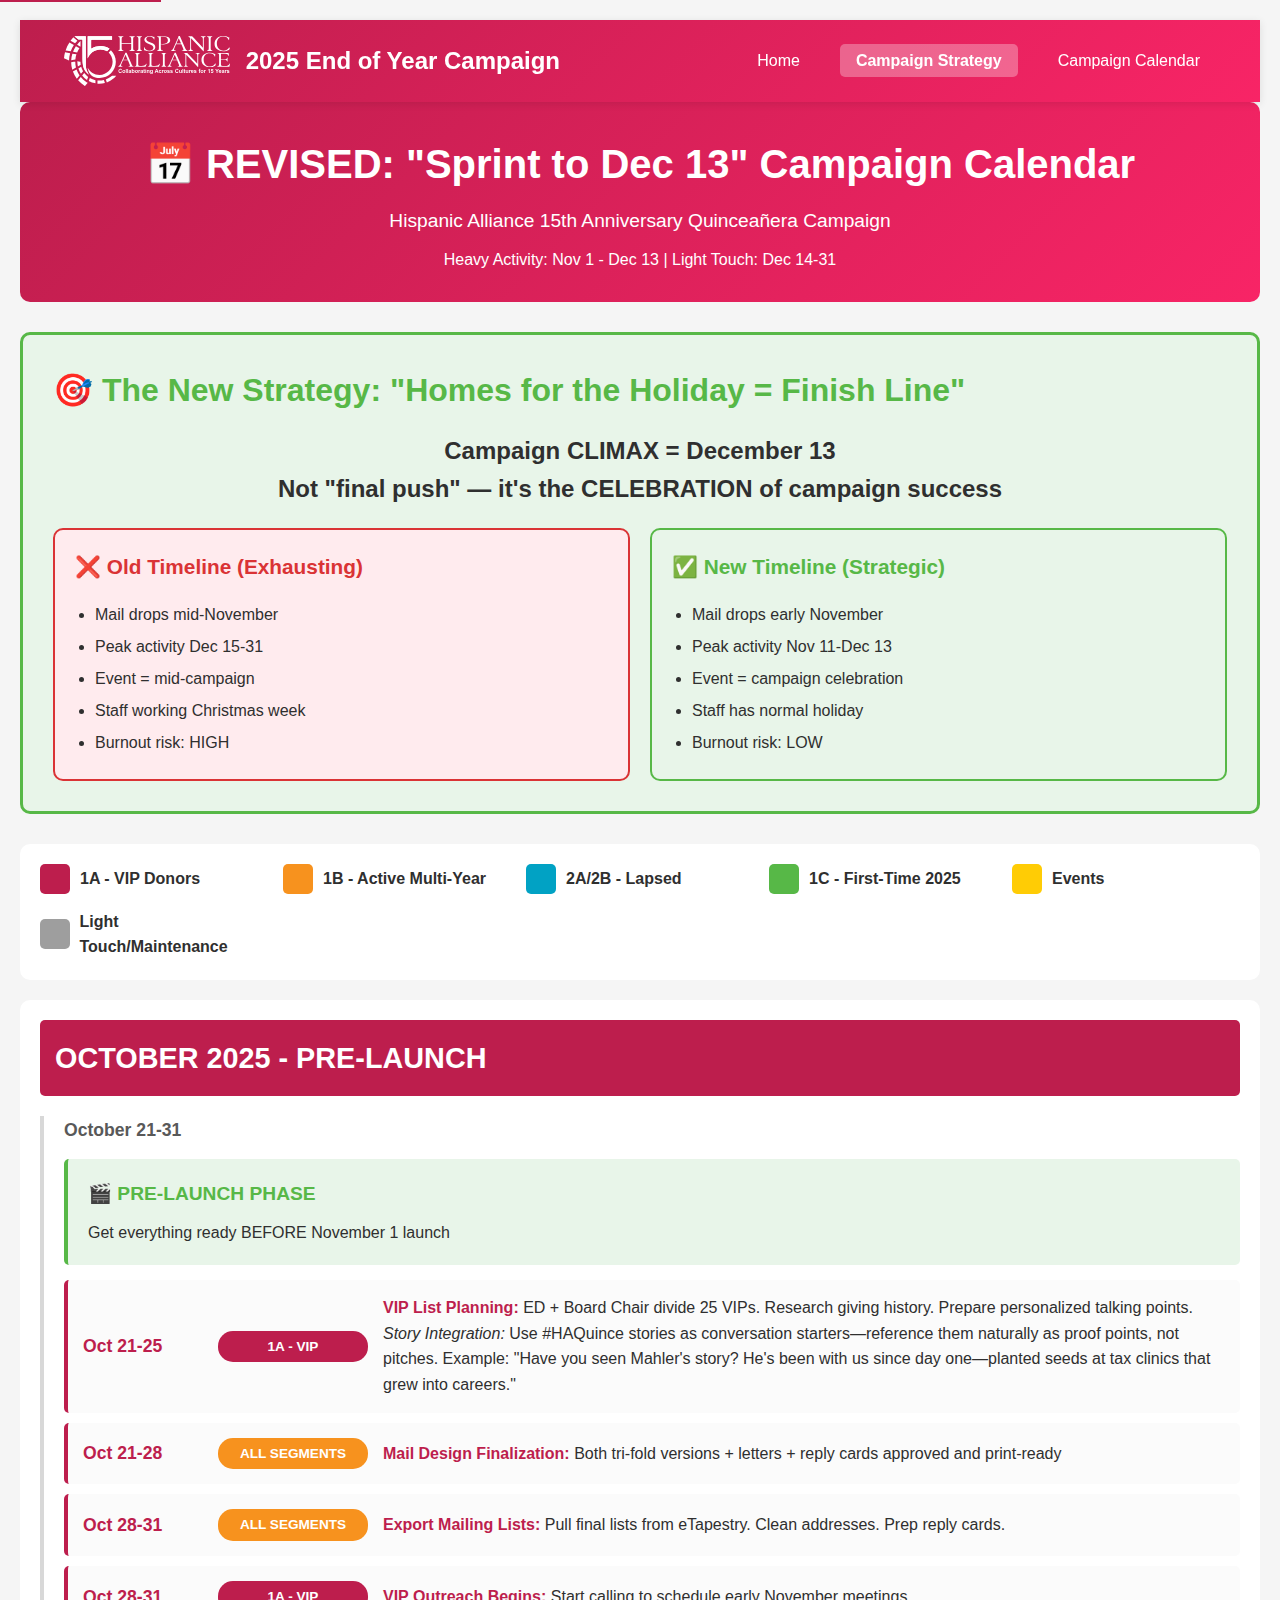
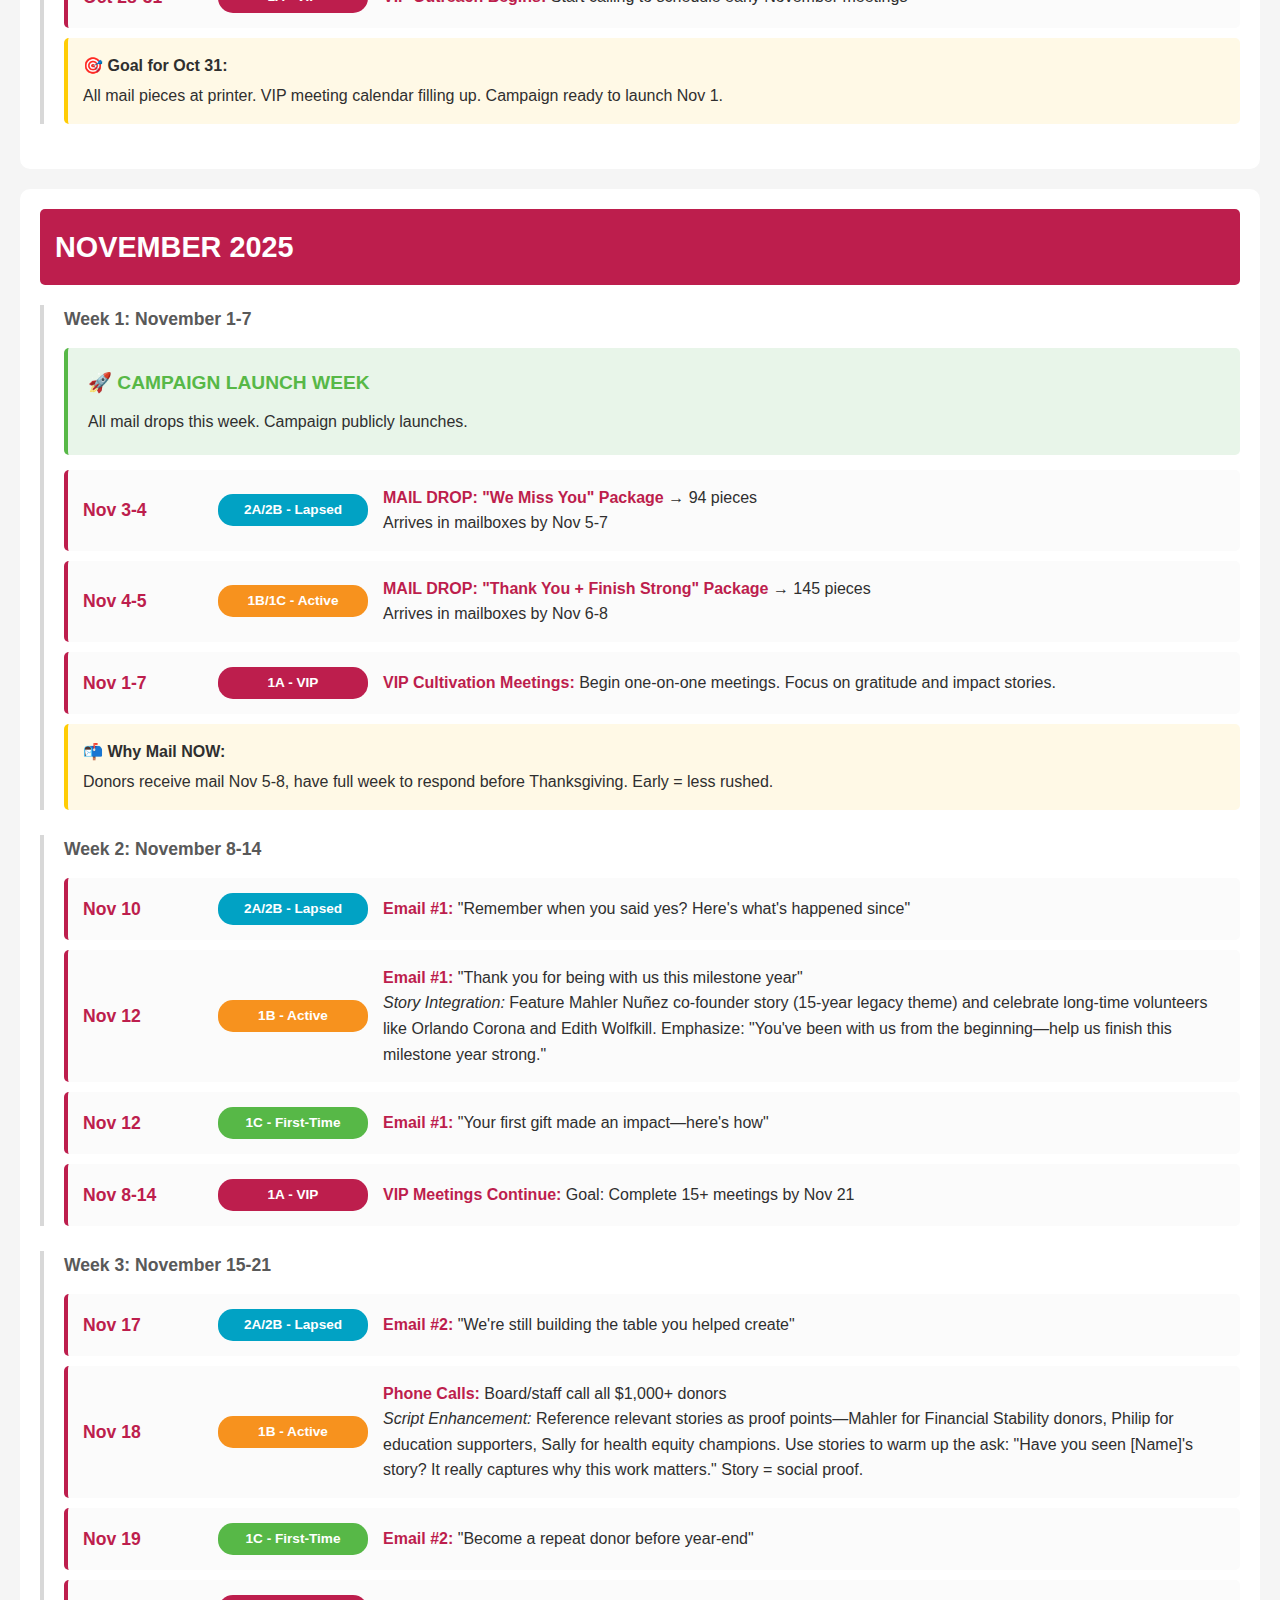
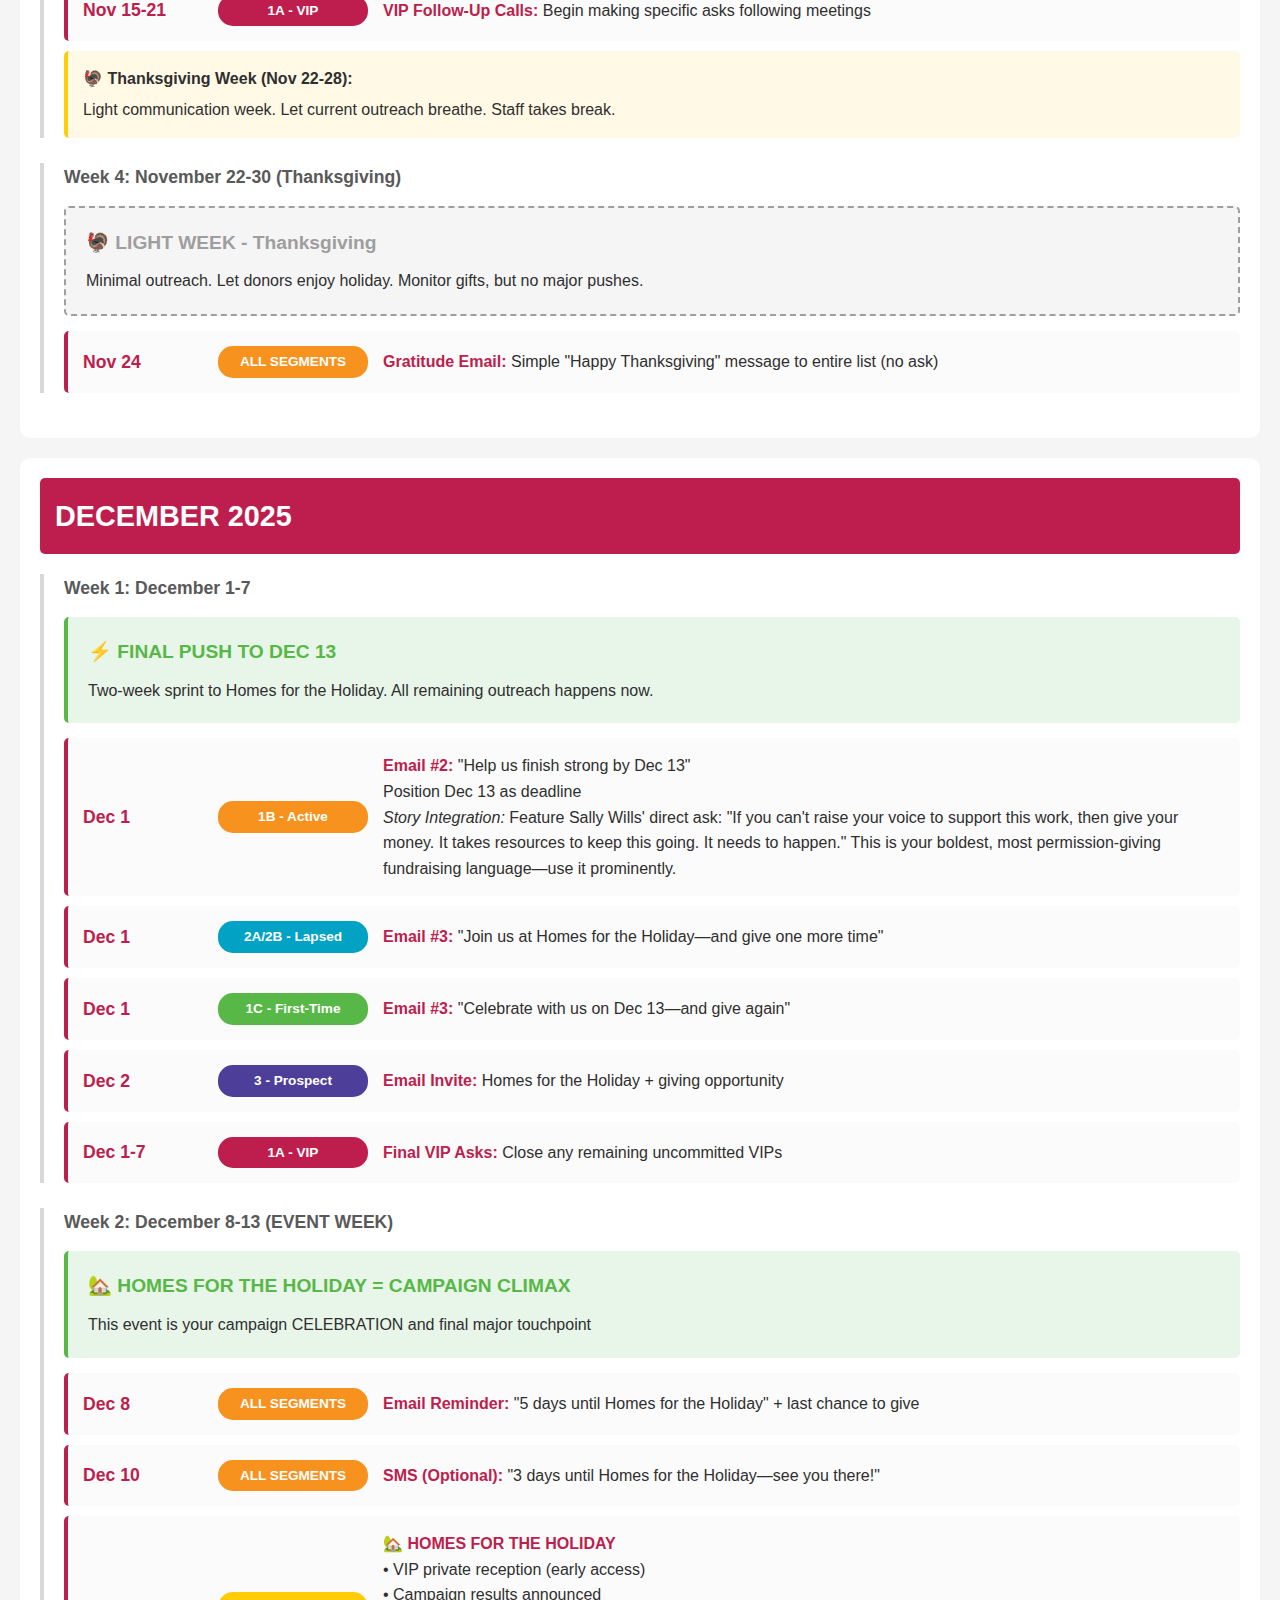
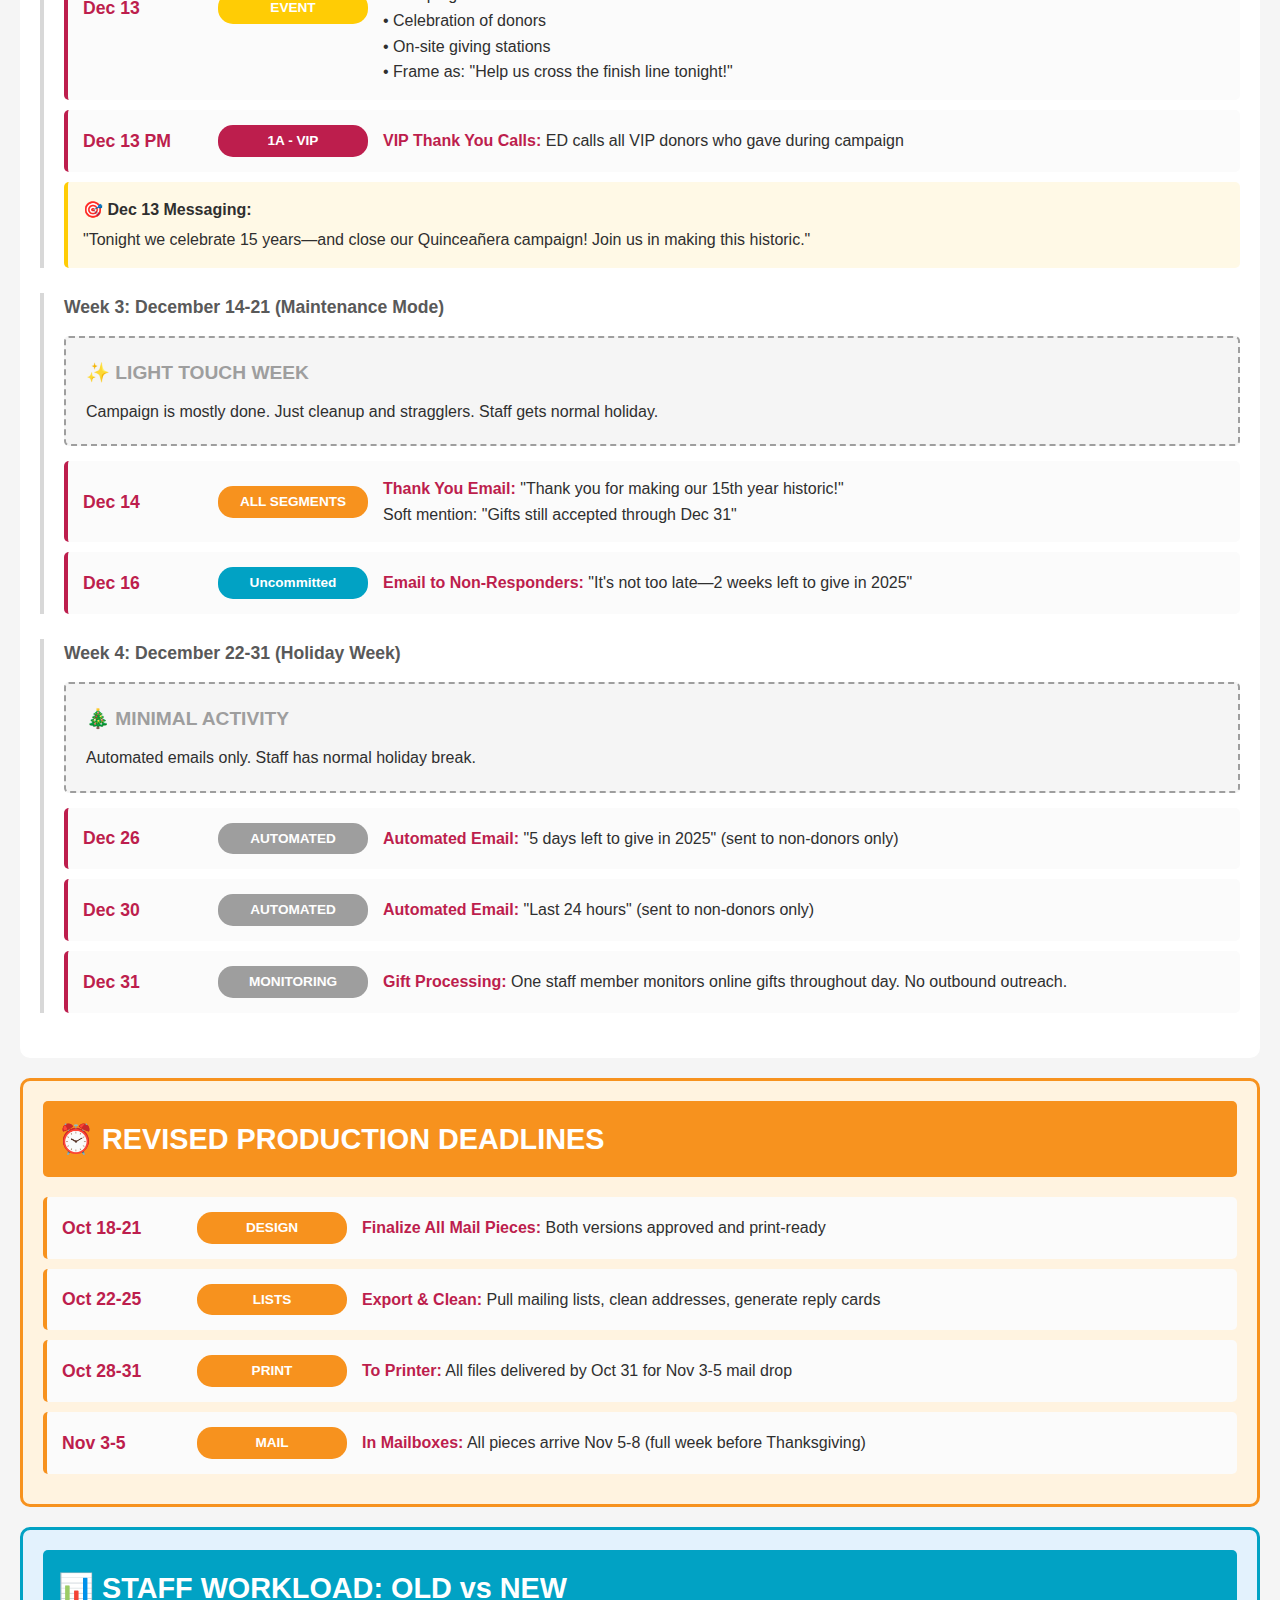
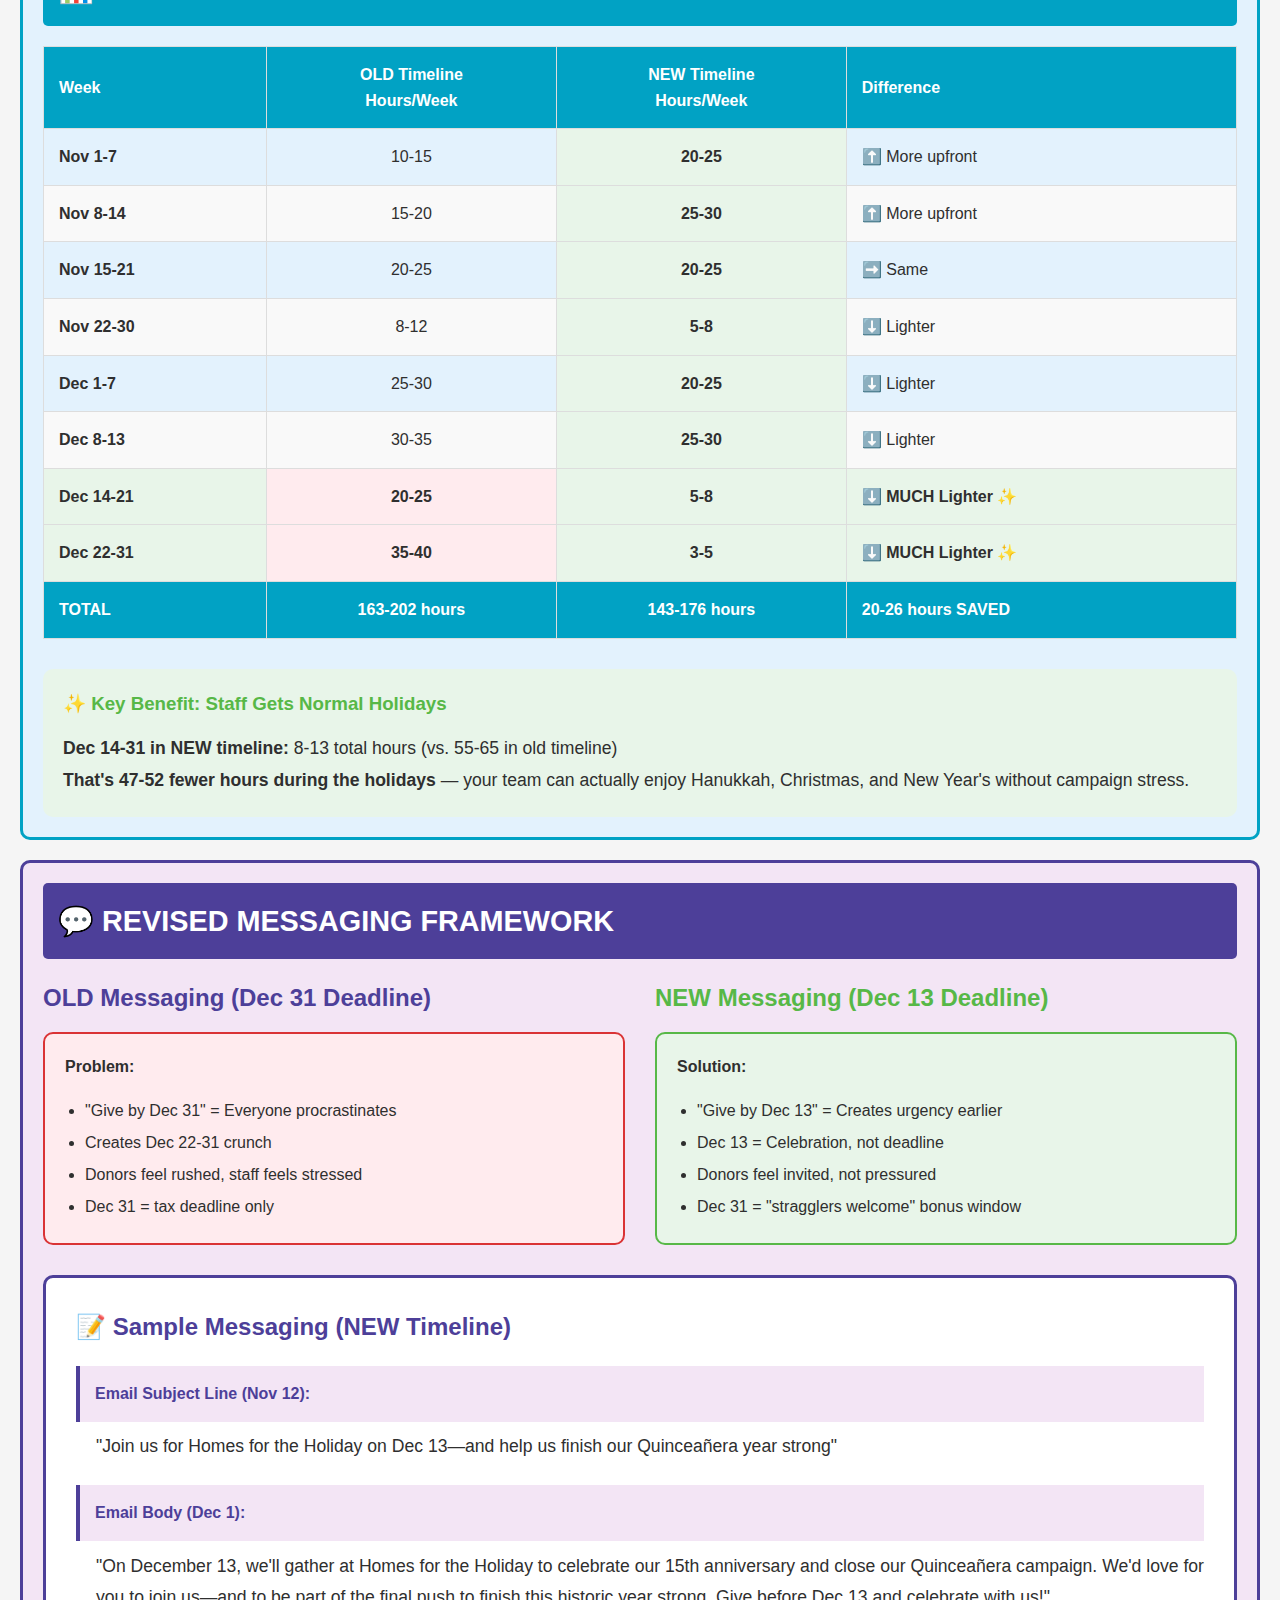
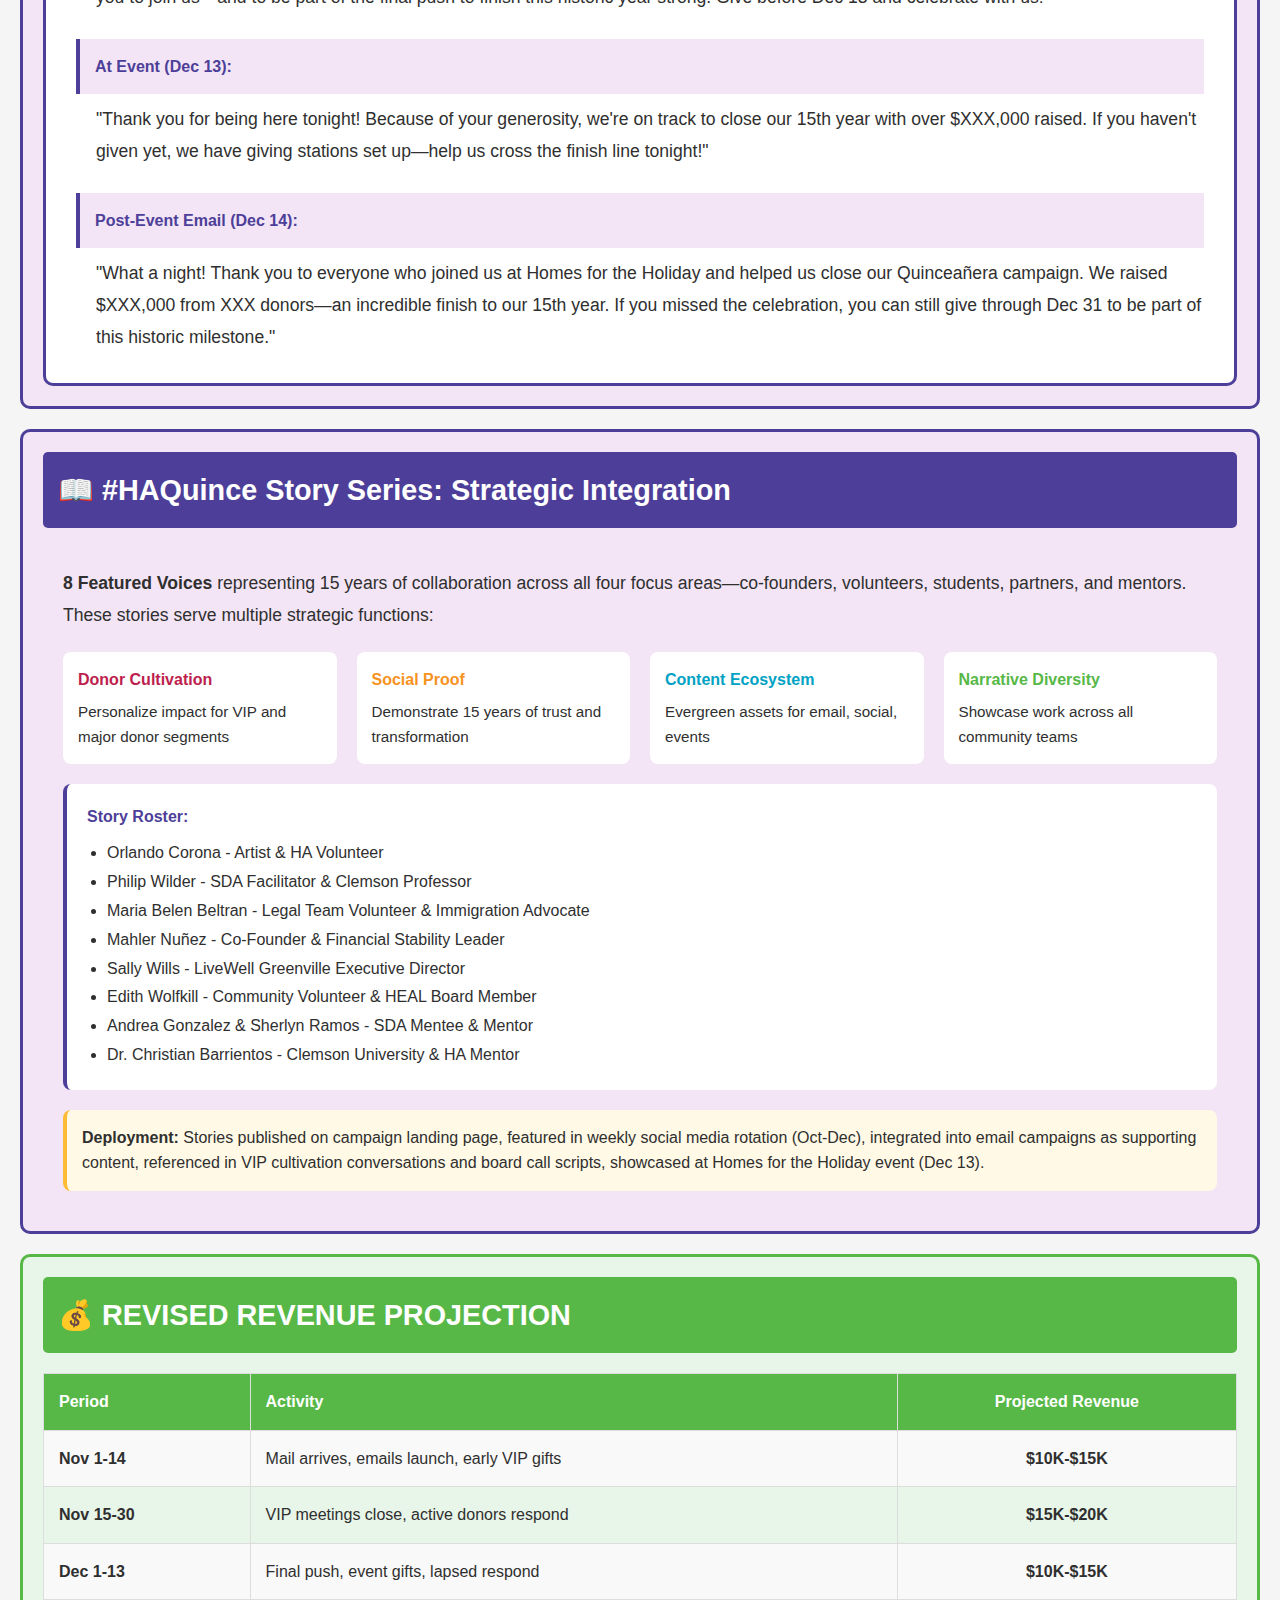
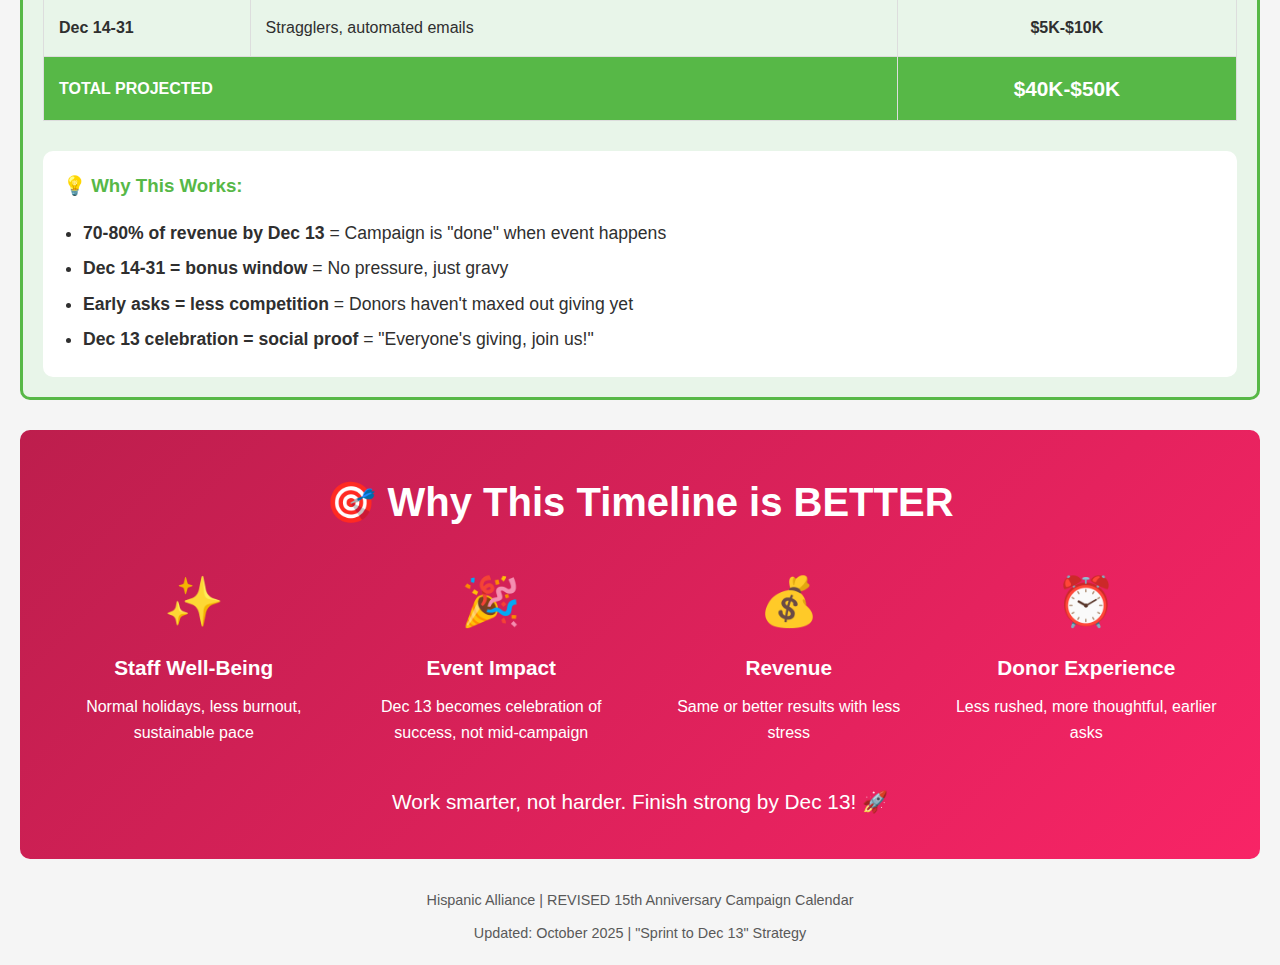
<file: campaign-strategy.html>
<!DOCTYPE html>
<html lang="en">
<head>
    <meta charset="UTF-8">
    <meta name="viewport" content="width=device-width, initial-scale=1.0">
    <title>Campaign Strategy | Hispanic Alliance 15th Anniversary</title>
    <link rel="stylesheet" href="assets/css/styles.css">
    <style>
        * {
            margin: 0;
            padding: 0;
            box-sizing: border-box;
        }
        
        body {
            font-family: 'Arial', sans-serif;
            padding: 20px;
            background: #f5f5f5;
            color: #2F2F2F;
        }
        
        .header {
            background: linear-gradient(135deg, #BD1E4D 0%, #F82466 100%);
            color: white;
            padding: 30px;
            border-radius: 10px;
            margin-bottom: 30px;
            text-align: center;
        }
        
        .header h1 {
            font-size: 2.5rem;
            margin-bottom: 10px;
        }
        
        .header p {
            font-size: 1.2rem;
        }
        
        .strategy-box {
            background: #E8F5E9;
            border: 3px solid #57B847;
            padding: 30px;
            border-radius: 10px;
            margin-bottom: 30px;
        }
        
        .strategy-box h2 {
            color: #57B847;
            margin-bottom: 15px;
            font-size: 2rem;
        }
        
        .strategy-box .big-idea {
            font-size: 1.5rem;
            font-weight: bold;
            color: #2F2F2F;
            margin-bottom: 20px;
            text-align: center;
        }
        
        .comparison {
            display: grid;
            grid-template-columns: 1fr 1fr;
            gap: 20px;
            margin-top: 20px;
        }
        
        .comparison-box {
            padding: 20px;
            border-radius: 10px;
        }
        
        .old-way {
            background: #FFEBEE;
            border: 2px solid #DA3335;
        }
        
        .new-way {
            background: #E8F5E9;
            border: 2px solid #57B847;
        }
        
        .comparison-box h3 {
            margin-bottom: 15px;
            font-size: 1.3rem;
        }
        
        .old-way h3 {
            color: #DA3335;
        }
        
        .new-way h3 {
            color: #57B847;
        }
        
        .legend {
            background: white;
            padding: 20px;
            border-radius: 10px;
            margin-bottom: 20px;
            display: grid;
            grid-template-columns: repeat(auto-fit, minmax(200px, 1fr));
            gap: 15px;
        }
        
        .legend-item {
            display: flex;
            align-items: center;
            gap: 10px;
        }
        
        .legend-color {
            width: 30px;
            height: 30px;
            border-radius: 5px;
        }
        
        .vip { background: #BD1E4D; }
        .active { background: #F7921E; }
        .lapsed { background: #01A2C4; }
        .first-time { background: #57B847; }
        .prospect { background: #4D3F99; }
        .event { background: #FFCC05; color: #2F2F2F; }
        .deadline { background: #DA3335; }
        .maintenance { background: #9E9E9E; }
        
        .month-section {
            background: white;
            padding: 20px;
            border-radius: 10px;
            margin-bottom: 20px;
        }
        
        .month-header {
            background: #BD1E4D;
            color: white;
            padding: 15px;
            border-radius: 5px;
            font-size: 1.8rem;
            font-weight: bold;
            margin-bottom: 20px;
        }
        
        .week {
            margin-bottom: 25px;
            border-left: 4px solid #D8D8D8;
            padding-left: 20px;
        }
        
        .week-label {
            font-size: 1.1rem;
            color: #595959;
            font-weight: bold;
            margin-bottom: 15px;
        }
        
        .task {
            background: #FBFBFB;
            padding: 15px;
            border-radius: 5px;
            margin-bottom: 10px;
            border-left: 4px solid #BD1E4D;
            display: grid;
            grid-template-columns: 120px 150px 1fr;
            gap: 15px;
            align-items: center;
        }
        
        .task-date {
            font-weight: bold;
            color: #BD1E4D;
            font-size: 1.1rem;
        }
        
        .task-segment {
            padding: 5px 10px;
            border-radius: 15px;
            font-size: 0.85rem;
            text-align: center;
            color: white;
            font-weight: bold;
        }
        
        .task-description {
            color: #2F2F2F;
        }
        
        .task-description strong {
            color: #BD1E4D;
        }
        
        .notes {
            background: #FFF9E6;
            padding: 15px;
            border-radius: 5px;
            margin-top: 10px;
            border-left: 4px solid #FFCC05;
        }
        
        .notes-title {
            font-weight: bold;
            color: #2F2F2F;
            margin-bottom: 5px;
        }
        
        .milestone {
            background: #E8F5E9;
            padding: 20px;
            border-radius: 5px;
            margin-bottom: 15px;
            border-left: 4px solid #57B847;
        }
        
        .milestone-title {
            font-weight: bold;
            color: #57B847;
            font-size: 1.2rem;
            margin-bottom: 10px;
        }
        
        .light-week {
            background: #F5F5F5;
            padding: 20px;
            border-radius: 5px;
            border: 2px dashed #9E9E9E;
            margin-bottom: 15px;
        }
        
        .light-week-title {
            font-weight: bold;
            color: #9E9E9E;
            font-size: 1.2rem;
            margin-bottom: 10px;
        }
        
        @media (max-width: 768px) {
            .task {
                grid-template-columns: 1fr;
            }
            .comparison {
                grid-template-columns: 1fr;
            }
        }
    </style>
</head>
<body>
    <!-- Skip to content link for accessibility -->
    <a href="#main-content" class="skip-link">Skip to main content</a>

    <!-- Navigation -->
    <nav class="main-nav" role="navigation" aria-label="Main navigation">
        <div class="nav-container">
            <div class="nav-brand">
                <img src="assets/images/15ha-mosaic-full-color-white-rgb.svg" alt="Hispanic Alliance 15th Anniversary Logo" class="logo-img">
                <div class="brand-text">
                    <span class="logo">2025 End of Year Campaign</span>
                </div>
            </div>
            <button class="nav-toggle" aria-label="Toggle navigation" aria-expanded="false">
                ☰
            </button>
            <ul class="nav-links">
                <li><a href="index.html">Home</a></li>
                <li><a href="campaign-strategy.html" class="active" aria-current="page">Campaign Strategy</a></li>
                <li><a href="campaign-calendar.html">Campaign Calendar</a></li>
            </ul>
        </div>
    </nav>

    <div id="main-content"></div>

    <div class="header">
        <h1>📅 REVISED: "Sprint to Dec 13" Campaign Calendar</h1>
        <p>Hispanic Alliance 15th Anniversary Quinceañera Campaign</p>
        <p style="margin-top: 10px; font-size: 1rem;">Heavy Activity: Nov 1 - Dec 13 | Light Touch: Dec 14-31</p>
    </div>

    <div class="strategy-box">
        <h2>🎯 The New Strategy: "Homes for the Holiday = Finish Line"</h2>
        <div class="big-idea">
            Campaign CLIMAX = December 13<br>
            Not "final push" — it's the CELEBRATION of campaign success
        </div>
        
        <div class="comparison">
            <div class="comparison-box old-way">
                <h3>❌ Old Timeline (Exhausting)</h3>
                <ul style="margin-left: 20px; line-height: 2;">
                    <li>Mail drops mid-November</li>
                    <li>Peak activity Dec 15-31</li>
                    <li>Event = mid-campaign</li>
                    <li>Staff working Christmas week</li>
                    <li>Burnout risk: HIGH</li>
                </ul>
            </div>
            
            <div class="comparison-box new-way">
                <h3>✅ New Timeline (Strategic)</h3>
                <ul style="margin-left: 20px; line-height: 2;">
                    <li>Mail drops early November</li>
                    <li>Peak activity Nov 11-Dec 13</li>
                    <li>Event = campaign celebration</li>
                    <li>Staff has normal holiday</li>
                    <li>Burnout risk: LOW</li>
                </ul>
            </div>
        </div>
    </div>

        <div class="legend">
        <div class="legend-item">
            <div class="legend-color vip"></div>
            <span><strong>1A - VIP Donors</strong></span>
        </div>
        <div class="legend-item">
            <div class="legend-color active"></div>
            <span><strong>1B - Active Multi-Year</strong></span>
        </div>
        <div class="legend-item">
            <div class="legend-color lapsed"></div>
            <span><strong>2A/2B - Lapsed</strong></span>
        </div>
        <div class="legend-item">
            <div class="legend-color first-time"></div>
            <span><strong>1C - First-Time 2025</strong></span>
        </div>
        <div class="legend-item">
            <div class="legend-color event"></div>
            <span><strong>Events</strong></span>
        </div>
        <div class="legend-item">
            <div class="legend-color maintenance"></div>
            <span><strong>Light Touch/Maintenance</strong></span>
        </div>
    </div>

    <!-- OCTOBER PREP -->
    <div class="month-section">
        <div class="month-header">OCTOBER 2025 - PRE-LAUNCH</div>
        
        <div class="week">
            <div class="week-label">October 21-31</div>
            
            <div class="milestone">
                <div class="milestone-title">🎬 PRE-LAUNCH PHASE</div>
                Get everything ready BEFORE November 1 launch
            </div>
            
            <div class="task">
                <div class="task-date">Oct 21-25</div>
                <div class="task-segment vip">1A - VIP</div>
                <div class="task-description">
                    <strong>VIP List Planning:</strong> ED + Board Chair divide 25 VIPs. Research giving history. Prepare personalized talking points.
                    <br><em>Story Integration:</em> Use #HAQuince stories as conversation starters—reference them naturally as proof points, not pitches. Example: "Have you seen Mahler's story? He's been with us since day one—planted seeds at tax clinics that grew into careers."
                </div>
            </div>
            
            <div class="task">
                <div class="task-date">Oct 21-28</div>
                <div class="task-segment active">ALL SEGMENTS</div>
                <div class="task-description">
                    <strong>Mail Design Finalization:</strong> Both tri-fold versions + letters + reply cards approved and print-ready
                </div>
            </div>
            
            <div class="task">
                <div class="task-date">Oct 28-31</div>
                <div class="task-segment active">ALL SEGMENTS</div>
                <div class="task-description">
                    <strong>Export Mailing Lists:</strong> Pull final lists from eTapestry. Clean addresses. Prep reply cards.
                </div>
            </div>
            
            <div class="task">
                <div class="task-date">Oct 28-31</div>
                <div class="task-segment vip">1A - VIP</div>
                <div class="task-description">
                    <strong>VIP Outreach Begins:</strong> Start calling to schedule early November meetings
                </div>
            </div>
            
            <div class="notes">
                <div class="notes-title">🎯 Goal for Oct 31:</div>
                All mail pieces at printer. VIP meeting calendar filling up. Campaign ready to launch Nov 1.
            </div>
        </div>
    </div>

    <!-- NOVEMBER -->
    <div class="month-section">
        <div class="month-header">NOVEMBER 2025</div>
        
        <!-- Week 1: Nov 1-7 -->
        <div class="week">
            <div class="week-label">Week 1: November 1-7</div>
            
            <div class="milestone">
                <div class="milestone-title">🚀 CAMPAIGN LAUNCH WEEK</div>
                All mail drops this week. Campaign publicly launches.
            </div>
            
            <div class="task">
                <div class="task-date">Nov 3-4</div>
                <div class="task-segment lapsed">2A/2B - Lapsed</div>
                <div class="task-description">
                    <strong>MAIL DROP: "We Miss You" Package</strong> → 94 pieces
                    <br>Arrives in mailboxes by Nov 5-7
                </div>
            </div>
            
            <div class="task">
                <div class="task-date">Nov 4-5</div>
                <div class="task-segment active">1B/1C - Active</div>
                <div class="task-description">
                    <strong>MAIL DROP: "Thank You + Finish Strong" Package</strong> → 145 pieces
                    <br>Arrives in mailboxes by Nov 6-8
                </div>
            </div>
            
            <div class="task">
                <div class="task-date">Nov 1-7</div>
                <div class="task-segment vip">1A - VIP</div>
                <div class="task-description">
                    <strong>VIP Cultivation Meetings:</strong> Begin one-on-one meetings. Focus on gratitude and impact stories.
                </div>
            </div>
            
            <div class="notes">
                <div class="notes-title">📬 Why Mail NOW:</div>
                Donors receive mail Nov 5-8, have full week to respond before Thanksgiving. Early = less rushed.
            </div>
        </div>

        <!-- Week 2: Nov 8-14 -->
        <div class="week">
            <div class="week-label">Week 2: November 8-14</div>
            
            <div class="task">
                <div class="task-date">Nov 10</div>
                <div class="task-segment lapsed">2A/2B - Lapsed</div>
                <div class="task-description">
                    <strong>Email #1:</strong> "Remember when you said yes? Here's what's happened since"
                </div>
            </div>
            
            <div class="task">
                <div class="task-date">Nov 12</div>
                <div class="task-segment active">1B - Active</div>
                <div class="task-description">
                    <strong>Email #1:</strong> "Thank you for being with us this milestone year"
                    <br><em>Story Integration:</em> Feature Mahler Nuñez co-founder story (15-year legacy theme) and celebrate long-time volunteers like Orlando Corona and Edith Wolfkill. Emphasize: "You've been with us from the beginning—help us finish this milestone year strong."
                </div>
            </div>
            
            <div class="task">
                <div class="task-date">Nov 12</div>
                <div class="task-segment first-time">1C - First-Time</div>
                <div class="task-description">
                    <strong>Email #1:</strong> "Your first gift made an impact—here's how"
                </div>
            </div>
            
            <div class="task">
                <div class="task-date">Nov 8-14</div>
                <div class="task-segment vip">1A - VIP</div>
                <div class="task-description">
                    <strong>VIP Meetings Continue:</strong> Goal: Complete 15+ meetings by Nov 21
                </div>
            </div>
        </div>

        <!-- Week 3: Nov 15-21 -->
        <div class="week">
            <div class="week-label">Week 3: November 15-21</div>
            
            <div class="task">
                <div class="task-date">Nov 17</div>
                <div class="task-segment lapsed">2A/2B - Lapsed</div>
                <div class="task-description">
                    <strong>Email #2:</strong> "We're still building the table you helped create"
                </div>
            </div>
            
            <div class="task">
                <div class="task-date">Nov 18</div>
                <div class="task-segment active">1B - Active</div>
                <div class="task-description">
                    <strong>Phone Calls:</strong> Board/staff call all $1,000+ donors
                    <br><em>Script Enhancement:</em> Reference relevant stories as proof points—Mahler for Financial Stability donors, Philip for education supporters, Sally for health equity champions. Use stories to warm up the ask: "Have you seen [Name]'s story? It really captures why this work matters." Story = social proof.
                </div>
            </div>
            
            <div class="task">
                <div class="task-date">Nov 19</div>
                <div class="task-segment first-time">1C - First-Time</div>
                <div class="task-description">
                    <strong>Email #2:</strong> "Become a repeat donor before year-end"
                </div>
            </div>
            
            <div class="task">
                <div class="task-date">Nov 15-21</div>
                <div class="task-segment vip">1A - VIP</div>
                <div class="task-description">
                    <strong>VIP Follow-Up Calls:</strong> Begin making specific asks following meetings
                </div>
            </div>
            
            <div class="notes">
                <div class="notes-title">🦃 Thanksgiving Week (Nov 22-28):</div>
                Light communication week. Let current outreach breathe. Staff takes break.
            </div>
        </div>

        <!-- Week 4: Nov 22-30 -->
        <div class="week">
            <div class="week-label">Week 4: November 22-30 (Thanksgiving)</div>
            
            <div class="light-week">
                <div class="light-week-title">🦃 LIGHT WEEK - Thanksgiving</div>
                Minimal outreach. Let donors enjoy holiday. Monitor gifts, but no major pushes.
            </div>
            
            <div class="task">
                <div class="task-date">Nov 24</div>
                <div class="task-segment active">ALL SEGMENTS</div>
                <div class="task-description">
                    <strong>Gratitude Email:</strong> Simple "Happy Thanksgiving" message to entire list (no ask)
                </div>
            </div>
        </div>
    </div>

    <!-- DECEMBER -->
    <div class="month-section">
        <div class="month-header">DECEMBER 2025</div>
        
        <!-- Week 1: Dec 1-7 -->
        <div class="week">
            <div class="week-label">Week 1: December 1-7</div>
            
            <div class="milestone">
                <div class="milestone-title">⚡ FINAL PUSH TO DEC 13</div>
                Two-week sprint to Homes for the Holiday. All remaining outreach happens now.
            </div>
            
            <div class="task">
                <div class="task-date">Dec 1</div>
                <div class="task-segment active">1B - Active</div>
                <div class="task-description">
                    <strong>Email #2:</strong> "Help us finish strong by Dec 13"
                    <br>Position Dec 13 as deadline
                    <br><em>Story Integration:</em> Feature Sally Wills' direct ask: "If you can't raise your voice to support this work, then give your money. It takes resources to keep this going. It needs to happen." This is your boldest, most permission-giving fundraising language—use it prominently.
                </div>
            </div>
            
            <div class="task">
                <div class="task-date">Dec 1</div>
                <div class="task-segment lapsed">2A/2B - Lapsed</div>
                <div class="task-description">
                    <strong>Email #3:</strong> "Join us at Homes for the Holiday—and give one more time"
                </div>
            </div>
            
            <div class="task">
                <div class="task-date">Dec 1</div>
                <div class="task-segment first-time">1C - First-Time</div>
                <div class="task-description">
                    <strong>Email #3:</strong> "Celebrate with us on Dec 13—and give again"
                </div>
            </div>
            
            <div class="task">
                <div class="task-date">Dec 2</div>
                <div class="task-segment prospect">3 - Prospect</div>
                <div class="task-description">
                    <strong>Email Invite:</strong> Homes for the Holiday + giving opportunity
                </div>
            </div>
            
            <div class="task">
                <div class="task-date">Dec 1-7</div>
                <div class="task-segment vip">1A - VIP</div>
                <div class="task-description">
                    <strong>Final VIP Asks:</strong> Close any remaining uncommitted VIPs
                </div>
            </div>
        </div>

        <!-- Week 2: Dec 8-13 -->
        <div class="week">
            <div class="week-label">Week 2: December 8-13 (EVENT WEEK)</div>
            
            <div class="milestone">
                <div class="milestone-title">🏡 HOMES FOR THE HOLIDAY = CAMPAIGN CLIMAX</div>
                This event is your campaign CELEBRATION and final major touchpoint
            </div>
            
            <div class="task">
                <div class="task-date">Dec 8</div>
                <div class="task-segment active">ALL SEGMENTS</div>
                <div class="task-description">
                    <strong>Email Reminder:</strong> "5 days until Homes for the Holiday" + last chance to give
                </div>
            </div>
            
            <div class="task">
                <div class="task-date">Dec 10</div>
                <div class="task-segment active">ALL SEGMENTS</div>
                <div class="task-description">
                    <strong>SMS (Optional):</strong> "3 days until Homes for the Holiday—see you there!"
                </div>
            </div>
            
            <div class="task">
                <div class="task-date">Dec 13</div>
                <div class="task-segment event">EVENT</div>
                <div class="task-description">
                    <strong>🏡 HOMES FOR THE HOLIDAY</strong>
                    <br>• VIP private reception (early access)
                    <br>• Campaign results announced
                    <br>• Celebration of donors
                    <br>• On-site giving stations
                    <br>• Frame as: "Help us cross the finish line tonight!"
                </div>
            </div>
            
            <div class="task">
                <div class="task-date">Dec 13 PM</div>
                <div class="task-segment vip">1A - VIP</div>
                <div class="task-description">
                    <strong>VIP Thank You Calls:</strong> ED calls all VIP donors who gave during campaign
                </div>
            </div>
            
            <div class="notes">
                <div class="notes-title">🎯 Dec 13 Messaging:</div>
                "Tonight we celebrate 15 years—and close our Quinceañera campaign! Join us in making this historic."
            </div>
        </div>

        <!-- Week 3: Dec 14-21 (LIGHT) -->
        <div class="week">
            <div class="week-label">Week 3: December 14-21 (Maintenance Mode)</div>
            
            <div class="light-week">
                <div class="light-week-title">✨ LIGHT TOUCH WEEK</div>
                Campaign is mostly done. Just cleanup and stragglers. Staff gets normal holiday.
            </div>
            
            <div class="task">
                <div class="task-date">Dec 14</div>
                <div class="task-segment active">ALL SEGMENTS</div>
                <div class="task-description">
                    <strong>Thank You Email:</strong> "Thank you for making our 15th year historic!"
                    <br>Soft mention: "Gifts still accepted through Dec 31"
                </div>
            </div>
            
            <div class="task">
                <div class="task-date">Dec 16</div>
                <div class="task-segment lapsed">Uncommitted</div>
                <div class="task-description">
                    <strong>Email to Non-Responders:</strong> "It's not too late—2 weeks left to give in 2025"
                </div>
            </div>
        </div>

        <!-- Week 4: Dec 22-31 (VERY LIGHT) -->
        <div class="week">
            <div class="week-label">Week 4: December 22-31 (Holiday Week)</div>
            
            <div class="light-week">
                <div class="light-week-title">🎄 MINIMAL ACTIVITY</div>
                Automated emails only. Staff has normal holiday break.
            </div>
            
            <div class="task">
                <div class="task-date">Dec 26</div>
                <div class="task-segment maintenance">AUTOMATED</div>
                <div class="task-description">
                    <strong>Automated Email:</strong> "5 days left to give in 2025" (sent to non-donors only)
                </div>
            </div>
            
            <div class="task">
                <div class="task-date">Dec 30</div>
                <div class="task-segment maintenance">AUTOMATED</div>
                <div class="task-description">
                    <strong>Automated Email:</strong> "Last 24 hours" (sent to non-donors only)
                </div>
            </div>
            
            <div class="task">
                <div class="task-date">Dec 31</div>
                <div class="task-segment maintenance">MONITORING</div>
                <div class="task-description">
                    <strong>Gift Processing:</strong> One staff member monitors online gifts throughout day. No outbound outreach.
                </div>
            </div>
        </div>
    </div>

    <!-- PRODUCTION TIMELINE -->
    <div class="month-section" style="background: #FFF3E0; border: 3px solid #F7921E;">
        <div class="month-header" style="background: #F7921E;">⏰ REVISED PRODUCTION DEADLINES</div>
        
        <div class="task" style="border-left-color: #F7921E;">
            <div class="task-date">Oct 18-21</div>
            <div class="task-segment" style="background: #F7921E;">DESIGN</div>
            <div class="task-description">
                <strong>Finalize All Mail Pieces:</strong> Both versions approved and print-ready
            </div>
        </div>
        
        <div class="task" style="border-left-color: #F7921E;">
            <div class="task-date">Oct 22-25</div>
            <div class="task-segment" style="background: #F7921E;">LISTS</div>
            <div class="task-description">
                <strong>Export & Clean:</strong> Pull mailing lists, clean addresses, generate reply cards
            </div>
        </div>
        
        <div class="task" style="border-left-color: #F7921E;">
            <div class="task-date">Oct 28-31</div>
            <div class="task-segment" style="background: #F7921E;">PRINT</div>
            <div class="task-description">
                <strong>To Printer:</strong> All files delivered by Oct 31 for Nov 3-5 mail drop
            </div>
        </div>
        
        <div class="task" style="border-left-color: #F7921E;">
            <div class="task-date">Nov 3-5</div>
            <div class="task-segment" style="background: #F7921E;">MAIL</div>
            <div class="task-description">
                <strong>In Mailboxes:</strong> All pieces arrive Nov 5-8 (full week before Thanksgiving)
            </div>
        </div>
    </div>

    <!-- WORKLOAD COMPARISON -->
    <div class="month-section" style="background: #E3F2FD; border: 3px solid #01A2C4;">
        <div class="month-header" style="background: #01A2C4;">📊 STAFF WORKLOAD: OLD vs NEW</div>
        
        <table style="width: 100%; border-collapse: collapse; margin-top: 20px;">
            <thead>
                <tr style="background: #01A2C4; color: white;">
                    <th style="padding: 15px; text-align: left; border: 1px solid #ddd;">Week</th>
                    <th style="padding: 15px; text-align: center; border: 1px solid #ddd;">OLD Timeline<br>Hours/Week</th>
                    <th style="padding: 15px; text-align: center; border: 1px solid #ddd;">NEW Timeline<br>Hours/Week</th>
                    <th style="padding: 15px; text-align: left; border: 1px solid #ddd;">Difference</th>
                </tr>
            </thead>
            <tbody>
                <tr>
                    <td style="padding: 15px; border: 1px solid #ddd;"><strong>Nov 1-7</strong></td>
                    <td style="padding: 15px; text-align: center; border: 1px solid #ddd;">10-15</td>
                    <td style="padding: 15px; text-align: center; border: 1px solid #ddd; background: #E8F5E9;"><strong>20-25</strong></td>
                    <td style="padding: 15px; border: 1px solid #ddd;">⬆️ More upfront</td>
                </tr>
                <tr style="background: #f9f9f9;">
                    <td style="padding: 15px; border: 1px solid #ddd;"><strong>Nov 8-14</strong></td>
                    <td style="padding: 15px; text-align: center; border: 1px solid #ddd;">15-20</td>
                    <td style="padding: 15px; text-align: center; border: 1px solid #ddd; background: #E8F5E9;"><strong>25-30</strong></td>
                    <td style="padding: 15px; border: 1px solid #ddd;">⬆️ More upfront</td>
                </tr>
                <tr>
                    <td style="padding: 15px; border: 1px solid #ddd;"><strong>Nov 15-21</strong></td>
                    <td style="padding: 15px; text-align: center; border: 1px solid #ddd;">20-25</td>
                    <td style="padding: 15px; text-align: center; border: 1px solid #ddd; background: #E8F5E9;"><strong>20-25</strong></td>
                    <td style="padding: 15px; border: 1px solid #ddd;">➡️ Same</td>
                </tr>
                <tr style="background: #f9f9f9;">
                    <td style="padding: 15px; border: 1px solid #ddd;"><strong>Nov 22-30</strong></td>
                    <td style="padding: 15px; text-align: center; border: 1px solid #ddd;">8-12</td>
                    <td style="padding: 15px; text-align: center; border: 1px solid #ddd; background: #E8F5E9;"><strong>5-8</strong></td>
                    <td style="padding: 15px; border: 1px solid #ddd;">⬇️ Lighter</td>
                </tr>
                <tr>
                    <td style="padding: 15px; border: 1px solid #ddd;"><strong>Dec 1-7</strong></td>
                    <td style="padding: 15px; text-align: center; border: 1px solid #ddd;">25-30</td>
                    <td style="padding: 15px; text-align: center; border: 1px solid #ddd; background: #E8F5E9;"><strong>20-25</strong></td>
                    <td style="padding: 15px; border: 1px solid #ddd;">⬇️ Lighter</td>
                </tr>
                <tr style="background: #f9f9f9;">
                    <td style="padding: 15px; border: 1px solid #ddd;"><strong>Dec 8-13</strong></td>
                    <td style="padding: 15px; text-align: center; border: 1px solid #ddd;">30-35</td>
                    <td style="padding: 15px; text-align: center; border: 1px solid #ddd; background: #E8F5E9;"><strong>25-30</strong></td>
                    <td style="padding: 15px; border: 1px solid #ddd;">⬇️ Lighter</td>
                </tr>
                <tr style="background: #E8F5E9; font-weight: bold;">
                    <td style="padding: 15px; border: 1px solid #ddd;"><strong>Dec 14-21</strong></td>
                    <td style="padding: 15px; text-align: center; border: 1px solid #ddd; background: #FFEBEE;">20-25</td>
                    <td style="padding: 15px; text-align: center; border: 1px solid #ddd; background: #E8F5E9;"><strong>5-8</strong></td>
                    <td style="padding: 15px; border: 1px solid #ddd;">⬇️ MUCH Lighter ✨</td>
                </tr>
                <tr style="background: #E8F5E9; font-weight: bold;">
                    <td style="padding: 15px; border: 1px solid #ddd;"><strong>Dec 22-31</strong></td>
                    <td style="padding: 15px; text-align: center; border: 1px solid #ddd; background: #FFEBEE;">35-40</td>
                    <td style="padding: 15px; text-align: center; border: 1px solid #ddd; background: #E8F5E9;"><strong>3-5</strong></td>
                    <td style="padding: 15px; border: 1px solid #ddd;">⬇️ MUCH Lighter ✨</td>
                </tr>
            </tbody>
            <tfoot>
                <tr style="background: #01A2C4; color: white; font-weight: bold;">
                    <td style="padding: 15px; border: 1px solid #ddd;">TOTAL</td>
                    <td style="padding: 15px; text-align: center; border: 1px solid #ddd;">163-202 hours</td>
                    <td style="padding: 15px; text-align: center; border: 1px solid #ddd;">143-176 hours</td>
                    <td style="padding: 15px; border: 1px solid #ddd;">20-26 hours SAVED</td>
                </tr>
            </tfoot>
        </table>
        
        <div style="margin-top: 30px; padding: 20px; background: #E8F5E9; border-radius: 10px;">
            <h3 style="color: #57B847; margin-bottom: 15px;">✨ Key Benefit: Staff Gets Normal Holidays</h3>
            <p style="font-size: 1.1rem; line-height: 1.8;">
                <strong>Dec 14-31 in NEW timeline:</strong> 8-13 total hours (vs. 55-65 in old timeline)<br>
                <strong>That's 47-52 fewer hours during the holidays</strong> — your team can actually enjoy Hanukkah, Christmas, and New Year's without campaign stress.
            </p>
        </div>
    </div>

    <!-- KEY MESSAGING CHANGES -->
    <div class="month-section" style="background: #F3E5F5; border: 3px solid #4D3F99;">
        <div class="month-header" style="background: #4D3F99;">💬 REVISED MESSAGING FRAMEWORK</div>
        
        <div style="display: grid; grid-template-columns: 1fr 1fr; gap: 30px; margin-top: 20px;">
            <div>
                <h3 style="color: #4D3F99; margin-bottom: 15px; font-size: 1.5rem;">OLD Messaging (Dec 31 Deadline)</h3>
                <div style="background: #FFEBEE; padding: 20px; border-radius: 10px; border: 2px solid #DA3335;">
                    <p style="margin-bottom: 15px;"><strong>Problem:</strong></p>
                    <ul style="margin-left: 20px; line-height: 2;">
                        <li>"Give by Dec 31" = Everyone procrastinates</li>
                        <li>Creates Dec 22-31 crunch</li>
                        <li>Donors feel rushed, staff feels stressed</li>
                        <li>Dec 31 = tax deadline only</li>
                    </ul>
                </div>
            </div>
            
            <div>
                <h3 style="color: #57B847; margin-bottom: 15px; font-size: 1.5rem;">NEW Messaging (Dec 13 Deadline)</h3>
                <div style="background: #E8F5E9; padding: 20px; border-radius: 10px; border: 2px solid #57B847;">
                    <p style="margin-bottom: 15px;"><strong>Solution:</strong></p>
                    <ul style="margin-left: 20px; line-height: 2;">
                        <li>"Give by Dec 13" = Creates urgency earlier</li>
                        <li>Dec 13 = Celebration, not deadline</li>
                        <li>Donors feel invited, not pressured</li>
                        <li>Dec 31 = "stragglers welcome" bonus window</li>
                    </ul>
                </div>
            </div>
        </div>
        
        <div style="margin-top: 30px; padding: 30px; background: white; border-radius: 10px; border: 3px solid #4D3F99;">
            <h3 style="color: #4D3F99; margin-bottom: 20px; font-size: 1.5rem;">📝 Sample Messaging (NEW Timeline)</h3>
            
            <div style="margin-bottom: 25px;">
                <div style="background: #F3E5F5; padding: 15px; border-left: 4px solid #4D3F99; margin-bottom: 10px;">
                    <strong style="color: #4D3F99;">Email Subject Line (Nov 12):</strong>
                </div>
                <p style="font-size: 1.1rem; padding-left: 20px;">
                    "Join us for Homes for the Holiday on Dec 13—and help us finish our Quinceañera year strong"
                </p>
            </div>
            
            <div style="margin-bottom: 25px;">
                <div style="background: #F3E5F5; padding: 15px; border-left: 4px solid #4D3F99; margin-bottom: 10px;">
                    <strong style="color: #4D3F99;">Email Body (Dec 1):</strong>
                </div>
                <p style="font-size: 1.1rem; padding-left: 20px; line-height: 1.8;">
                    "On December 13, we'll gather at Homes for the Holiday to celebrate our 15th anniversary and close our Quinceañera campaign. We'd love for you to join us—and to be part of the final push to finish this historic year strong. Give before Dec 13 and celebrate with us!"
                </p>
            </div>
            
            <div style="margin-bottom: 25px;">
                <div style="background: #F3E5F5; padding: 15px; border-left: 4px solid #4D3F99; margin-bottom: 10px;">
                    <strong style="color: #4D3F99;">At Event (Dec 13):</strong>
                </div>
                <p style="font-size: 1.1rem; padding-left: 20px; line-height: 1.8;">
                    "Thank you for being here tonight! Because of your generosity, we're on track to close our 15th year with over $XXX,000 raised. If you haven't given yet, we have giving stations set up—help us cross the finish line tonight!"
                </p>
            </div>
            
            <div>
                <div style="background: #F3E5F5; padding: 15px; border-left: 4px solid #4D3F99; margin-bottom: 10px;">
                    <strong style="color: #4D3F99;">Post-Event Email (Dec 14):</strong>
                </div>
                <p style="font-size: 1.1rem; padding-left: 20px; line-height: 1.8;">
                    "What a night! Thank you to everyone who joined us at Homes for the Holiday and helped us close our Quinceañera campaign. We raised $XXX,000 from XXX donors—an incredible finish to our 15th year. If you missed the celebration, you can still give through Dec 31 to be part of this historic milestone."
                </p>
            </div>
        </div>
    </div>

    <!-- STORY SERIES OVERVIEW -->
    <div class="month-section" style="background: #F3E5F5; border: 3px solid #4D3F99;">
        <div class="month-header" style="background: #4D3F99;">📖 #HAQuince Story Series: Strategic Integration</div>
        
        <div style="padding: 20px;">
            <p style="font-size: 1.1rem; line-height: 1.8; margin-bottom: 20px; color: #2F2F2F;">
                <strong>8 Featured Voices</strong> representing 15 years of collaboration across all four focus areas—co-founders, volunteers, students, partners, and mentors. These stories serve multiple strategic functions:
            </p>
            
            <div style="display: grid; grid-template-columns: repeat(auto-fit, minmax(250px, 1fr)); gap: 20px; margin-bottom: 20px;">
                <div style="background: white; padding: 15px; border-radius: 8px;">
                    <div style="font-weight: bold; color: #BD1E4D; margin-bottom: 8px;">Donor Cultivation</div>
                    <div style="font-size: 0.95rem;">Personalize impact for VIP and major donor segments</div>
                </div>
                <div style="background: white; padding: 15px; border-radius: 8px;">
                    <div style="font-weight: bold; color: #F7921E; margin-bottom: 8px;">Social Proof</div>
                    <div style="font-size: 0.95rem;">Demonstrate 15 years of trust and transformation</div>
                </div>
                <div style="background: white; padding: 15px; border-radius: 8px;">
                    <div style="font-weight: bold; color: #01A2C4; margin-bottom: 8px;">Content Ecosystem</div>
                    <div style="font-size: 0.95rem;">Evergreen assets for email, social, events</div>
                </div>
                <div style="background: white; padding: 15px; border-radius: 8px;">
                    <div style="font-weight: bold; color: #57B847; margin-bottom: 8px;">Narrative Diversity</div>
                    <div style="font-size: 0.95rem;">Showcase work across all community teams</div>
                </div>
            </div>
            
            <div style="background: white; padding: 20px; border-radius: 8px; border-left: 4px solid #4D3F99;">
                <div style="font-weight: bold; color: #4D3F99; margin-bottom: 10px;">Story Roster:</div>
                <ul style="margin-left: 20px; line-height: 1.8; color: #2F2F2F;">
                    <li>Orlando Corona - Artist & HA Volunteer</li>
                    <li>Philip Wilder - SDA Facilitator & Clemson Professor</li>
                    <li>Maria Belen Beltran - Legal Team Volunteer & Immigration Advocate</li>
                    <li>Mahler Nuñez - Co-Founder & Financial Stability Leader</li>
                    <li>Sally Wills - LiveWell Greenville Executive Director</li>
                    <li>Edith Wolfkill - Community Volunteer & HEAL Board Member</li>
                    <li>Andrea Gonzalez & Sherlyn Ramos - SDA Mentee & Mentor</li>
                    <li>Dr. Christian Barrientos - Clemson University & HA Mentor</li>
                </ul>
            </div>
            
            <div style="margin-top: 20px; padding: 15px; background: #FFF9E6; border-radius: 8px; border-left: 4px solid #FDBB36;">
                <strong style="color: #2F2F2F;">Deployment:</strong> Stories published on campaign landing page, featured in weekly social media rotation (Oct-Dec), integrated into email campaigns as supporting content, referenced in VIP cultivation conversations and board call scripts, showcased at Homes for the Holiday event (Dec 13).
            </div>
        </div>
    </div>


    <!-- REVENUE PROJECTION -->
    <div class="month-section" style="background: #E8F5E9; border: 3px solid #57B847;">
        <div class="month-header" style="background: #57B847;">💰 REVISED REVENUE PROJECTION</div>
        
        <table style="width: 100%; border-collapse: collapse; margin-top: 20px;">
            <thead>
                <tr style="background: #57B847; color: white;">
                    <th style="padding: 15px; text-align: left; border: 1px solid #ddd;">Period</th>
                    <th style="padding: 15px; text-align: left; border: 1px solid #ddd;">Activity</th>
                    <th style="padding: 15px; text-align: center; border: 1px solid #ddd;">Projected Revenue</th>
                </tr>
            </thead>
            <tbody>
                <tr style="background: #f9f9f9;">
                    <td style="padding: 15px; border: 1px solid #ddd;"><strong>Nov 1-14</strong></td>
                    <td style="padding: 15px; border: 1px solid #ddd;">Mail arrives, emails launch, early VIP gifts</td>
                    <td style="padding: 15px; text-align: center; border: 1px solid #ddd; font-weight: bold;">$10K-$15K</td>
                </tr>
                <tr>
                    <td style="padding: 15px; border: 1px solid #ddd;"><strong>Nov 15-30</strong></td>
                    <td style="padding: 15px; border: 1px solid #ddd;">VIP meetings close, active donors respond</td>
                    <td style="padding: 15px; text-align: center; border: 1px solid #ddd; font-weight: bold;">$15K-$20K</td>
                </tr>
                <tr style="background: #f9f9f9;">
                    <td style="padding: 15px; border: 1px solid #ddd;"><strong>Dec 1-13</strong></td>
                    <td style="padding: 15px; border: 1px solid #ddd;">Final push, event gifts, lapsed respond</td>
                    <td style="padding: 15px; text-align: center; border: 1px solid #ddd; font-weight: bold;">$10K-$15K</td>
                </tr>
                <tr style="background: #E8F5E9;">
                    <td style="padding: 15px; border: 1px solid #ddd;"><strong>Dec 14-31</strong></td>
                    <td style="padding: 15px; border: 1px solid #ddd;">Stragglers, automated emails</td>
                    <td style="padding: 15px; text-align: center; border: 1px solid #ddd; font-weight: bold;">$5K-$10K</td>
                </tr>
            </tbody>
            <tfoot>
                <tr style="background: #57B847; color: white; font-weight: bold;">
                    <td colspan="2" style="padding: 15px; border: 1px solid #ddd;">TOTAL PROJECTED</td>
                    <td style="padding: 15px; text-align: center; border: 1px solid #ddd; font-size: 1.3rem;">$40K-$50K</td>
                </tr>
            </tfoot>
        </table>
        
        <div style="margin-top: 30px; padding: 20px; background: white; border-radius: 10px;">
            <h3 style="color: #57B847; margin-bottom: 15px;">💡 Why This Works:</h3>
            <ul style="margin-left: 20px; line-height: 2; font-size: 1.1rem;">
                <li><strong>70-80% of revenue by Dec 13</strong> = Campaign is "done" when event happens</li>
                <li><strong>Dec 14-31 = bonus window</strong> = No pressure, just gravy</li>
                <li><strong>Early asks = less competition</strong> = Donors haven't maxed out giving yet</li>
                <li><strong>Dec 13 celebration = social proof</strong> = "Everyone's giving, join us!"</li>
            </ul>
        </div>
    </div>

    <!-- FOOTER -->
    <div style="background: linear-gradient(135deg, #BD1E4D 0%, #F82466 100%); color: white; padding: 40px; border-radius: 10px; text-align: center; margin-top: 30px;">
        <h2 style="margin-bottom: 20px; font-size: 2.5rem;">🎯 Why This Timeline is BETTER</h2>
        <div style="display: grid; grid-template-columns: repeat(auto-fit, minmax(250px, 1fr)); gap: 30px; margin-top: 30px;">
            <div>
                <div style="font-size: 3rem; margin-bottom: 10px;">✨</div>
                <div style="font-size: 1.3rem; font-weight: bold; margin-bottom: 10px;">Staff Well-Being</div>
                <div style="font-size: 1rem;">Normal holidays, less burnout, sustainable pace</div>
            </div>
            <div>
                <div style="font-size: 3rem; margin-bottom: 10px;">🎉</div>
                <div style="font-size: 1.3rem; font-weight: bold; margin-bottom: 10px;">Event Impact</div>
                <div style="font-size: 1rem;">Dec 13 becomes celebration of success, not mid-campaign</div>
            </div>
            <div>
                <div style="font-size: 3rem; margin-bottom: 10px;">💰</div>
                <div style="font-size: 1.3rem; font-weight: bold; margin-bottom: 10px;">Revenue</div>
                <div style="font-size: 1rem;">Same or better results with less stress</div>
            </div>
            <div>
                <div style="font-size: 3rem; margin-bottom: 10px;">⏰</div>
                <div style="font-size: 1.3rem; font-weight: bold; margin-bottom: 10px;">Donor Experience</div>
                <div style="font-size: 1rem;">Less rushed, more thoughtful, earlier asks</div>
            </div>
        </div>
        <p style="margin-top: 40px; font-size: 1.3rem;">Work smarter, not harder. Finish strong by Dec 13! 🚀</p>
    </div>

    <div style="text-align: center; margin-top: 30px; color: #595959; font-size: 0.9rem;">
        <p>Hispanic Alliance | REVISED 15th Anniversary Campaign Calendar</p>
        <p style="margin-top: 10px;">Updated: October 2025 | "Sprint to Dec 13" Strategy</p>
    </div>

    <!-- Mobile Navigation Script -->
    <script>
        // Mobile navigation toggle
        const navToggle = document.querySelector('.nav-toggle');
        const navLinks = document.querySelector('.nav-links');
        
        if (navToggle) {
            navToggle.addEventListener('click', () => {
                const isExpanded = navToggle.getAttribute('aria-expanded') === 'true';
                navToggle.setAttribute('aria-expanded', !isExpanded);
                navLinks.classList.toggle('active');
            });
        }

        // Close mobile menu when clicking outside
        document.addEventListener('click', (e) => {
            if (navLinks && navLinks.classList.contains('active')) {
                if (!e.target.closest('.nav-container')) {
                    navLinks.classList.remove('active');
                    navToggle.setAttribute('aria-expanded', 'false');
                }
            }
        });

        // Close mobile menu when link is clicked
        const navLinkItems = document.querySelectorAll('.nav-links a');
        navLinkItems.forEach(link => {
            link.addEventListener('click', () => {
                navLinks.classList.remove('active');
                navToggle.setAttribute('aria-expanded', 'false');
            });
        });
    </script>

</body>
</html>
</file>
<file: assets/css/styles.css>
/* ============================================
   Hispanic Alliance - Campaign Site Styles
   ============================================ */

/* ----------------
   CSS Variables 
   ---------------- */
:root {
    /* Primary Colors */
    --catalyst: #BD1E4D;
    --catalyst-accent: #F82466;
    --education: #F7921E;
    --finance: #01A2C4;
    --health: #57B847;
    --legal: #4D3F99;
    
    /* SDA Colors */
    --sda-red: #DA3335;
    --sda-blue: #1C4894;
    --sda-yellow: #FDBB36;
    
    /* Neutrals */
    --text: #2F2F2F;
    --text-light: #595959;
    --white: #FFFFFF;
    --bg-light: #FBFBFB;
    --light-gray: #D8D8D8;
    
    /* Spacing */
    --spacing-xs: 8px;
    --spacing-sm: 16px;
    --spacing-md: 24px;
    --spacing-lg: 32px;
    --spacing-xl: 48px;
    
    /* Typography */
    --font-family: -apple-system, BlinkMacSystemFont, 'Segoe UI', Arial, sans-serif;
    --font-size-base: 16px;
    --line-height-base: 1.6;
}

/* ----------------
   Global Styles 
   ---------------- */
* {
    margin: 0;
    padding: 0;
    box-sizing: border-box;
}

body {
    font-family: var(--font-family);
    font-size: var(--font-size-base);
    line-height: var(--line-height-base);
    color: var(--text);
    background: var(--bg-light);
    -webkit-font-smoothing: antialiased;
    -moz-osx-font-smoothing: grayscale;
}

/* ----------------
   Navigation Bar 
   ---------------- */
.main-nav {
    background: linear-gradient(135deg, var(--catalyst) 0%, var(--catalyst-accent) 100%);
    color: var(--white);
    position: sticky;
    top: 0;
    z-index: 1000;
    box-shadow: 0 2px 8px rgba(0, 0, 0, 0.1);
}

.nav-container {
    max-width: 1200px;
    margin: 0 auto;
    padding: var(--spacing-sm) var(--spacing-md);
    display: flex;
    justify-content: space-between;
    align-items: center;
}

.nav-brand {
    display: flex;
    align-items: center;
    gap: var(--spacing-sm);
}

.nav-brand .logo-img {
    height: 50px;
    width: auto;
    display: block;
}

.nav-brand .brand-text {
    display: flex;
    flex-direction: column;
}

.nav-brand .logo {
    font-size: 1.5rem;
    font-weight: bold;
    color: var(--white);
    text-decoration: none;
}

.nav-brand .tagline {
    font-size: 0.85rem;
    opacity: 0.9;
}

.nav-links {
    display: flex;
    list-style: none;
    gap: var(--spacing-md);
}

.nav-links a {
    color: var(--white);
    text-decoration: none;
    font-weight: 500;
    padding: var(--spacing-xs) var(--spacing-sm);
    border-radius: 5px;
    transition: background 0.3s ease;
}

.nav-links a:hover {
    background: rgba(255, 255, 255, 0.2);
}

.nav-links a.active {
    background: rgba(255, 255, 255, 0.3);
    font-weight: bold;
}

/* Mobile Navigation Toggle */
.nav-toggle {
    display: none;
    background: none;
    border: none;
    color: var(--white);
    font-size: 1.5rem;
    cursor: pointer;
    padding: var(--spacing-xs);
}

/* ----------------
   Landing Page Styles 
   ---------------- */
.hero-section {
    background: linear-gradient(135deg, var(--catalyst) 0%, var(--catalyst-accent) 100%);
    color: var(--white);
    text-align: center;
    padding: var(--spacing-xl) var(--spacing-md);
}

.hero-section h1 {
    font-size: 2.5rem;
    margin-bottom: var(--spacing-sm);
}

.hero-section .subhead {
    font-size: 1.2rem;
    opacity: 0.95;
    margin-bottom: var(--spacing-md);
}

.hero-section .intro {
    max-width: 800px;
    margin: 0 auto;
    font-size: 1.1rem;
    line-height: 1.7;
    opacity: 0.9;
}

.nav-cards-container {
    max-width: 1200px;
    margin: 0 auto;
    padding: var(--spacing-xl) var(--spacing-md);
}

.section-intro {
    text-align: center;
    margin-bottom: var(--spacing-lg);
}

.section-intro h2 {
    color: var(--catalyst);
    font-size: 2rem;
    margin-bottom: var(--spacing-sm);
}

.nav-cards {
    display: grid;
    grid-template-columns: repeat(auto-fit, minmax(300px, 1fr));
    gap: var(--spacing-lg);
    margin-top: var(--spacing-lg);
}

.nav-card {
    background: var(--white);
    border-radius: 10px;
    padding: var(--spacing-lg);
    text-decoration: none;
    color: var(--text);
    box-shadow: 0 4px 12px rgba(0, 0, 0, 0.1);
    transition: all 0.3s ease;
    display: flex;
    flex-direction: column;
    align-items: center;
    text-align: center;
}

.nav-card:hover {
    transform: translateY(-5px);
    box-shadow: 0 8px 20px rgba(0, 0, 0, 0.15);
}

.nav-card .card-icon {
    font-size: 4rem;
    margin-bottom: var(--spacing-md);
}

.nav-card h2 {
    color: var(--catalyst);
    font-size: 1.5rem;
    margin-bottom: var(--spacing-sm);
}

.nav-card p {
    color: var(--text-light);
    margin-bottom: var(--spacing-md);
    flex-grow: 1;
}

.nav-card .card-cta {
    color: var(--catalyst);
    font-weight: bold;
    display: inline-flex;
    align-items: center;
    gap: var(--spacing-xs);
}

.nav-card:hover .card-cta {
    color: var(--catalyst-accent);
}

/* ----------------
   Footer 
   ---------------- */
.site-footer {
    background: var(--text);
    color: var(--white);
    text-align: center;
    padding: var(--spacing-lg) var(--spacing-md);
    margin-top: var(--spacing-xl);
}

.site-footer p {
    margin-bottom: var(--spacing-xs);
    opacity: 0.9;
}

.site-footer .tagline {
    font-style: italic;
    opacity: 0.7;
}

/* ----------------
   Utility Classes 
   ---------------- */
.container {
    max-width: 1200px;
    margin: 0 auto;
    padding: 0 var(--spacing-md);
}

.text-center {
    text-align: center;
}

.mt-lg {
    margin-top: var(--spacing-lg);
}

.mb-lg {
    margin-bottom: var(--spacing-lg);
}

/* ----------------
   Print Styles 
   ---------------- */
@media print {
    .main-nav,
    .site-footer {
        display: none;
    }
    
    body {
        background: white;
    }
    
    .nav-card {
        break-inside: avoid;
    }
}

/* ----------------
   Mobile Responsive 
   ---------------- */
@media (max-width: 768px) {
    .nav-links {
        display: none;
        position: absolute;
        top: 100%;
        left: 0;
        right: 0;
        background: var(--catalyst);
        flex-direction: column;
        gap: 0;
        box-shadow: 0 4px 8px rgba(0, 0, 0, 0.2);
    }
    
    .nav-links.active {
        display: flex;
    }
    
    .nav-links a {
        padding: var(--spacing-sm) var(--spacing-md);
        border-radius: 0;
        border-bottom: 1px solid rgba(255, 255, 255, 0.1);
    }
    
    .nav-toggle {
        display: block;
    }
    
    .nav-container {
        position: relative;
    }
    
    .hero-section h1 {
        font-size: 1.8rem;
    }
    
    .hero-section .subhead {
        font-size: 1rem;
    }
    
    .nav-cards {
        grid-template-columns: 1fr;
    }
    
    .section-intro h2 {
        font-size: 1.5rem;
    }
}

@media (max-width: 480px) {
    .hero-section h1 {
        font-size: 1.5rem;
    }
    
    .hero-section .subhead {
        font-size: 0.9rem;
    }
    
    .nav-brand .logo-img {
        height: 40px;
    }
    
    .nav-brand .logo {
        font-size: 1.2rem;
    }
    
    .nav-brand .tagline {
        font-size: 0.75rem;
    }
}

/* ----------------
   Accessibility 
   ---------------- */
@media (prefers-reduced-motion: reduce) {
    * {
        animation-duration: 0.01ms !important;
        animation-iteration-count: 1 !important;
        transition-duration: 0.01ms !important;
    }
}

/* Focus styles for keyboard navigation */
a:focus,
button:focus {
    outline: 2px solid var(--catalyst);
    outline-offset: 2px;
}

/* Skip to content link */
.skip-link {
    position: absolute;
    top: -40px;
    left: 0;
    background: var(--catalyst);
    color: var(--white);
    padding: var(--spacing-xs);
    text-decoration: none;
    z-index: 100;
}

.skip-link:focus {
    top: 0;
}
</file>
